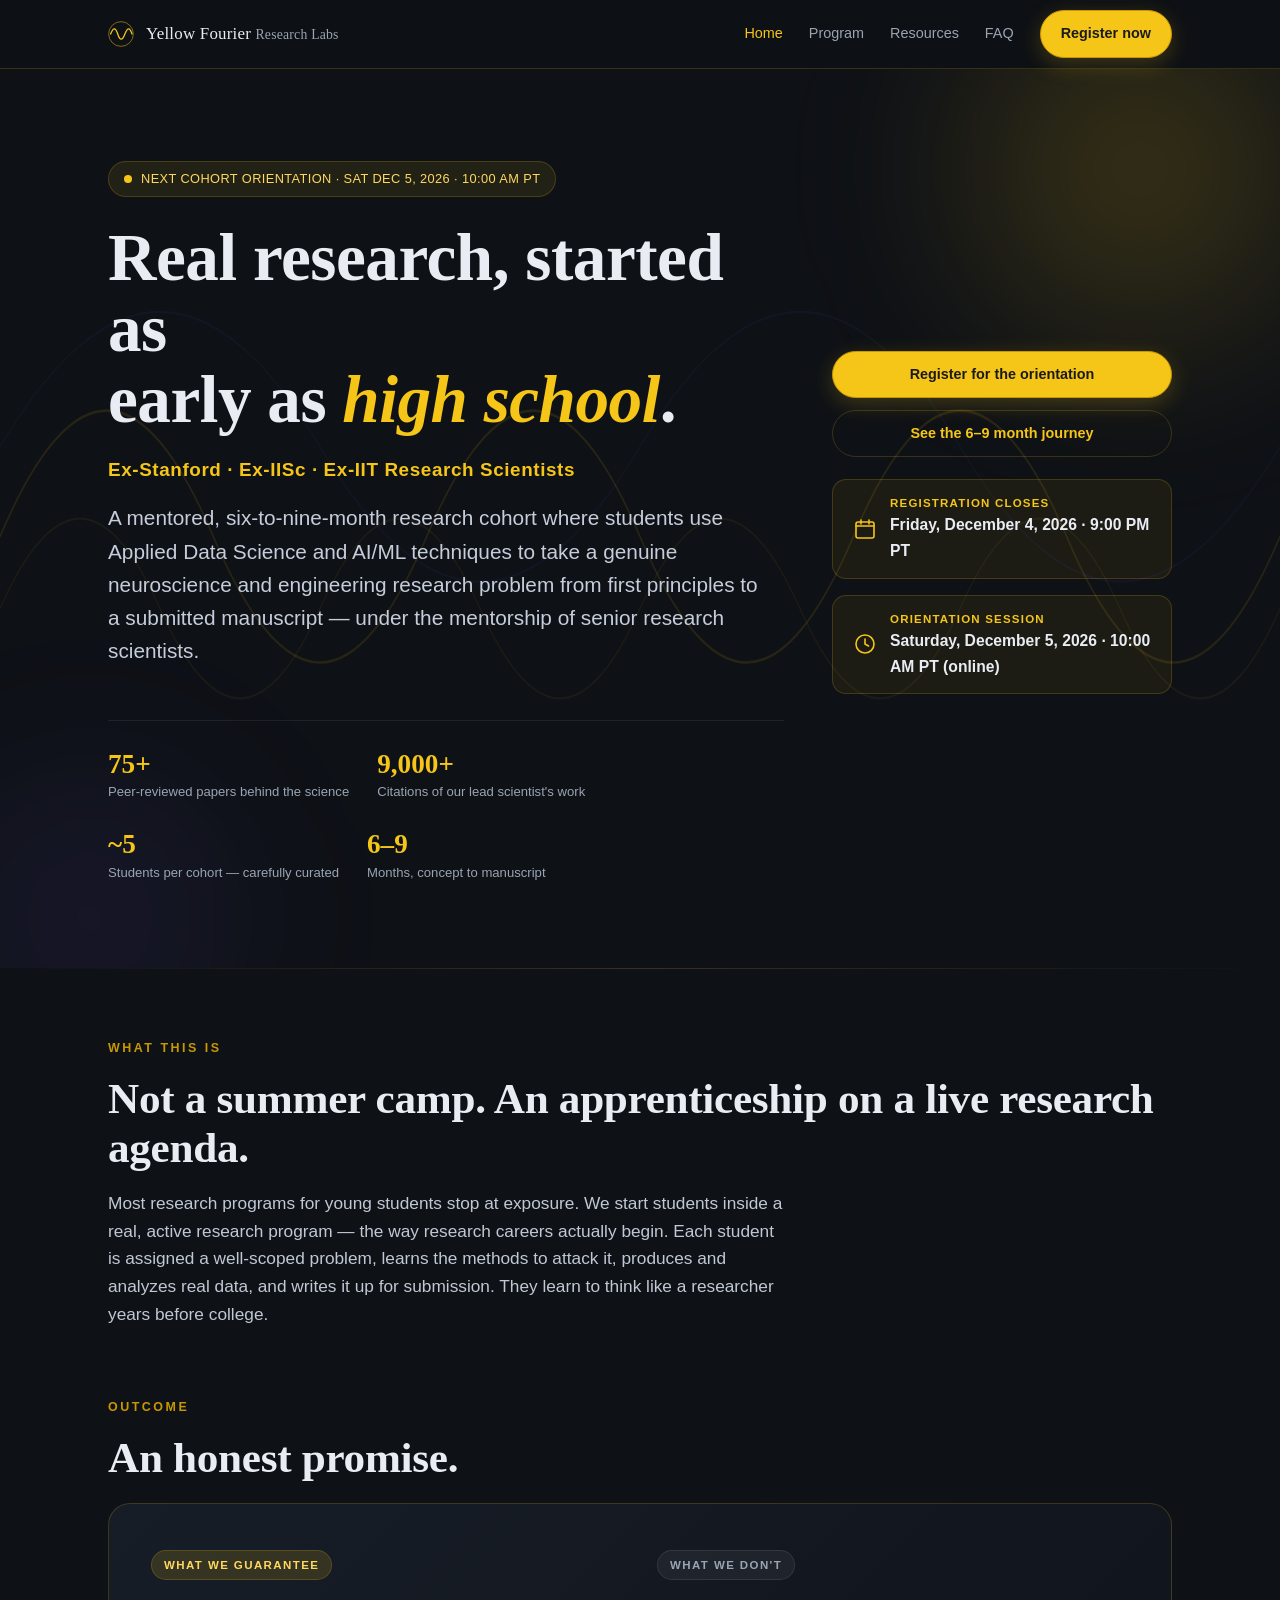
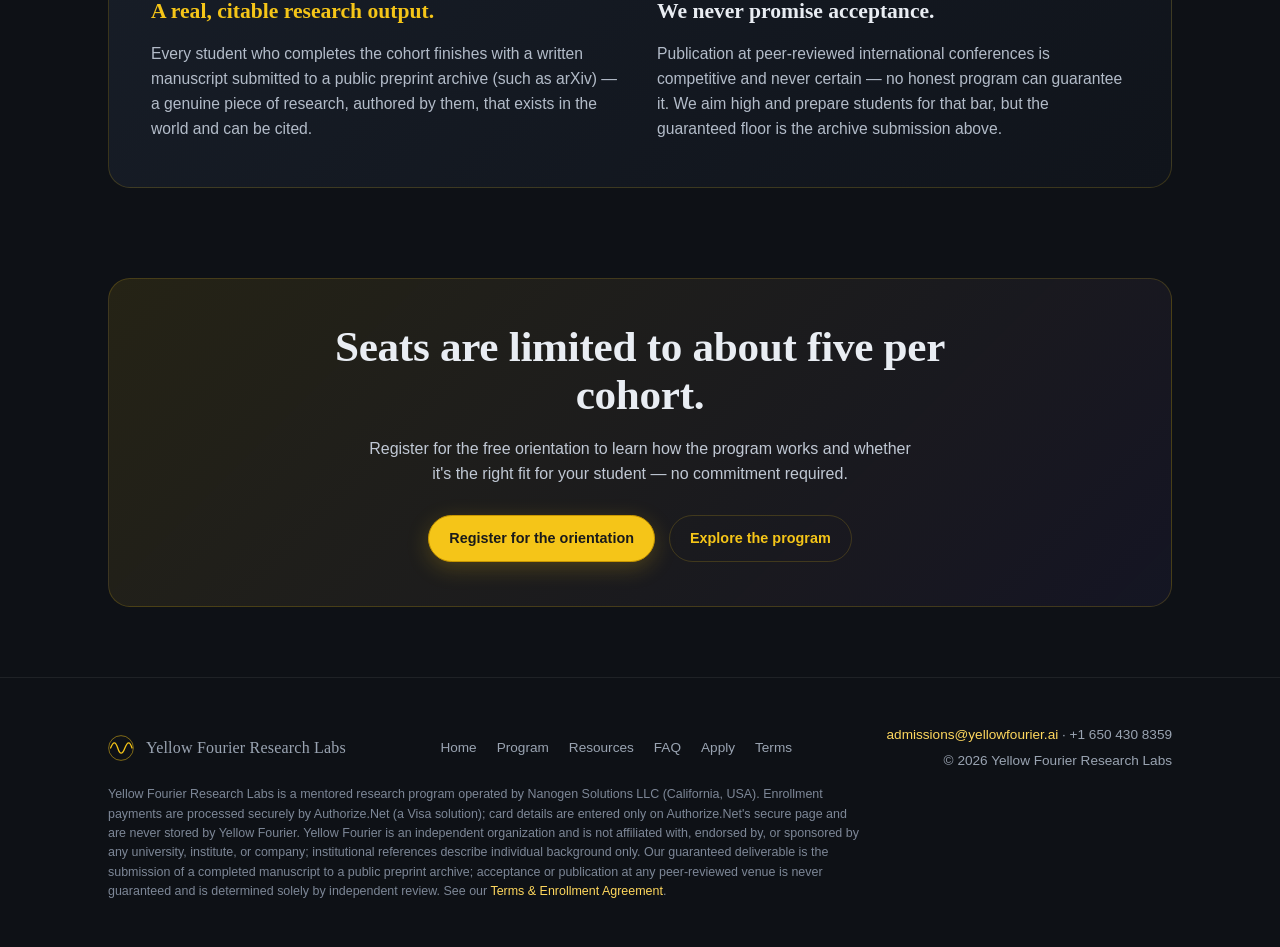
<file: index.html>
<!DOCTYPE html>
<html lang="en">
<head>
<meta charset="UTF-8">
<meta name="viewport" content="width=device-width, initial-scale=1.0">
<title>Yellow Fourier Research Labs — Real research. Started early.</title>
<meta name="description" content="A mentored 6–9 month research cohort where students take a real neuroscience and engineering problem from first principles to a submitted manuscript.">
<link rel="stylesheet" href="assets/styles.css">
</head>
<body>

<nav>
  <div class="wrap nav-in">
    <a class="brand" href="index.html">
      <svg class="dot" viewBox="0 0 40 40" fill="none"><circle cx="20" cy="20" r="19" stroke="#f5c518" stroke-width="1.5" opacity=".5"/><path d="M4 20 Q10 4 15 20 T26 20 T37 20" stroke="#f5c518" stroke-width="2" fill="none" stroke-linecap="round"/></svg>
      <span>Yellow&nbsp;Fourier <span style="color:var(--muted);font-size:.86rem">Research Labs</span></span>
    </a>
    <div class="nav-links">
      <a href="index.html" class="on">Home</a>
      <a href="program.html">Program</a>
      <a href="resources.html">Resources</a>
      <a href="faq.html">FAQ</a>
      <a href="apply.html" class="btn">Register now</a>
    </div>
  </div>
</nav>

<header>
  <div class="glow a"></div><div class="glow b"></div>
  <svg class="hero-wave" viewBox="0 0 1440 500" preserveAspectRatio="none" aria-hidden="true">
    <path d="M0 260 Q 120 120 240 260 T 480 260 T 720 260 T 960 260 T 1200 260 T 1440 260" stroke="rgba(245,197,24,.22)" stroke-width="1.5" fill="none"/>
    <path d="M0 300 Q 90 200 180 300 T 360 300 T 540 300 T 720 300 T 900 300 T 1080 300 T 1260 300 T 1440 300" stroke="rgba(245,197,24,.12)" stroke-width="1.2" fill="none"/>
    <path d="M0 210 Q 180 60 360 210 T 720 210 T 1080 210 T 1440 210" stroke="rgba(120,90,255,.12)" stroke-width="1.2" fill="none"/>
  </svg>
  <div class="wrap hero-in">
    <div class="hero-main">
      <div class="badge"><span class="pulse"></span> Next cohort orientation · Sat Dec 5, 2026 · 10:00 AM PT</div>
      <h1 class="serif">Real research, started as<br>early as <em>high school</em>.</h1>
      <div class="credline">Ex-Stanford · Ex-IISc · Ex-IIT Research Scientists</div>
      <p class="lede">A mentored, six-to-nine-month research cohort where students use Applied Data Science and AI/ML techniques to take a genuine neuroscience and engineering research problem from first principles to a submitted manuscript — under the mentorship of senior research scientists.</p>
      <div class="cred">
        <div><b>75+</b><span>Peer-reviewed papers behind the science</span></div>
        <div><b>9,000+</b><span>Citations of our lead scientist's work</span></div>
        <div><b>~5</b><span>Students per cohort — carefully curated</span></div>
        <div><b>6–9</b><span>Months, concept to manuscript</span></div>
      </div>
    </div>
    <aside class="hero-side">
      <div class="hero-cta">
        <a class="btn" href="apply.html">Register for the orientation</a>
        <a class="btn ghost" href="program.html">See the 6–9 month journey</a>
      </div>
      <div class="date-item">
        <svg viewBox="0 0 24 24" fill="none"><rect x="3" y="5" width="18" height="16" rx="2" stroke="#f5c518" stroke-width="1.6"/><path d="M3 9h18M8 3v4M16 3v4" stroke="#f5c518" stroke-width="1.6" stroke-linecap="round"/></svg>
        <div><b>Registration closes</b><span>Friday, December 4, 2026 · 9:00 PM PT</span></div>
      </div>
      <div class="date-item">
        <svg viewBox="0 0 24 24" fill="none"><circle cx="12" cy="12" r="9" stroke="#f5c518" stroke-width="1.6"/><path d="M12 7v5l3.5 2" stroke="#f5c518" stroke-width="1.6" stroke-linecap="round"/></svg>
        <div><b>Orientation session</b><span>Saturday, December 5, 2026 · 10:00 AM PT (online)</span></div>
      </div>
    </aside>
  </div>
</header>

<div class="divider"></div>

<section>
  <div class="wrap">
    <div class="eyebrow">What this is</div>
    <h2 class="serif">Not a summer camp. An apprenticeship on a live research agenda.</h2>
    <p class="section-lede">Most research programs for young students stop at exposure. We start students inside a real, active research program — the way research careers actually begin. Each student is assigned a well-scoped problem, learns the methods to attack it, produces and analyzes real data, and writes it up for submission. They learn to think like a researcher years before college.</p>
  </div>
</section>

<section style="padding-top:0">
  <div class="wrap">
    <div class="eyebrow">Outcome</div>
    <h2 class="serif">An honest promise.</h2>
    <div class="promise">
      <div class="grid">
        <div class="good">
          <span class="tag g">What we guarantee</span>
          <h3>A real, citable research output.</h3>
          <p>Every student who completes the cohort finishes with a written manuscript submitted to a public preprint archive (such as arXiv) — a genuine piece of research, authored by them, that exists in the world and can be cited.</p>
        </div>
        <div class="bad">
          <span class="tag n">What we don't</span>
          <h3>We never promise acceptance.</h3>
          <p>Publication at peer-reviewed international conferences is competitive and never certain — no honest program can guarantee it. We aim high and prepare students for that bar, but the guaranteed floor is the archive submission above.</p>
        </div>
      </div>
    </div>
  </div>
</section>

<section style="padding-top:0">
  <div class="wrap">
    <div class="cta-strip">
      <h2 class="serif">Seats are limited to about five per cohort.</h2>
      <p>Register for the free orientation to learn how the program works and whether it's the right fit for your student — no commitment required.</p>
      <div class="row">
        <a class="btn" href="apply.html">Register for the orientation</a>
        <a class="btn ghost" href="program.html">Explore the program</a>
      </div>
    </div>
  </div>
</section>

<footer>
  <div class="wrap">
    <div class="foot-in">
      <a class="brand" href="index.html" style="font-size:1rem">
        <svg class="dot" viewBox="0 0 40 40" fill="none"><circle cx="20" cy="20" r="19" stroke="#f5c518" stroke-width="1.5" opacity=".5"/><path d="M4 20 Q10 4 15 20 T26 20 T37 20" stroke="#f5c518" stroke-width="2" fill="none" stroke-linecap="round"/></svg>
        <span>Yellow Fourier Research Labs</span>
      </a>
      <div class="foot-links">
        <a href="index.html">Home</a>
        <a href="program.html">Program</a>
        <a href="resources.html">Resources</a>
        <a href="faq.html">FAQ</a>
        <a href="apply.html">Apply</a>
        <a href="terms.html">Terms</a>
      </div>
      <div style="text-align:right">
        <div><a href="mailto:admissions@yellowfourier.ai" style="color:var(--amber-2)">admissions@yellowfourier.ai</a> · +1 650 430 8359</div>
        <div style="margin-top:4px">© 2026 Yellow Fourier Research Labs</div>
      </div>
    </div>
    <p class="foot-legal">Yellow Fourier Research Labs is a mentored research program operated by Nanogen Solutions LLC (California, USA). Enrollment payments are processed securely by Authorize.Net (a Visa solution); card details are entered only on Authorize.Net's secure page and are never stored by Yellow Fourier. Yellow Fourier is an independent organization and is not affiliated with, endorsed by, or sponsored by any university, institute, or company; institutional references describe individual background only. Our guaranteed deliverable is the submission of a completed manuscript to a public preprint archive; acceptance or publication at any peer-reviewed venue is never guaranteed and is determined solely by independent review. See our <a href="terms.html" style="color:var(--amber-2)">Terms &amp; Enrollment Agreement</a>.</p>
  </div>
</footer>

<script>
/* Yellow Fourier Research Labs — shared site script (inlined). */
(function(){
  var form = document.getElementById('regForm');
  var note = document.getElementById('formNote');
  if(form){
    form.addEventListener('submit', function(e){
      e.preventDefault();
      if(!form.checkValidity()){ form.reportValidity(); return; }
      var v = function(id){ var el = document.getElementById(id); return el && el.value ? el.value.trim() : ''; };
      var lines = [
        'YELLOW FOURIER RESEARCH LABS — COHORT REGISTRATION','',
        '— Parent / guardian —',
        'Name: ' + v('pFirst') + ' ' + v('pLast'),
        'Email: ' + v('pEmail'),
        'Phone: ' + v('pPhone'),'',
        '— Student —',
        'Name: ' + v('sFirst') + ' ' + v('sLast'),
        'Grade: ' + v('grade'),
        'School: ' + v('school'),
        'County: ' + v('county'),
        'City/State/Country: ' + (v('location') || '(not provided)'),
        'Field of interest: ' + (v('field') || '(not provided)'),'',
        '— Prior research / technical experience —',
        (v('exp') || '(none provided)'),'',
        '— Anything else —',
        (v('notes') || '(none provided)'),'',
        'Registering for the orientation on Saturday, December 5, 2026 at 10:00 AM PT.'
      ];
      var subject = 'Cohort registration — ' + v('sFirst') + ' ' + v('sLast');
      var mailto = 'mailto:admissions@yellowfourier.ai?subject=' + encodeURIComponent(subject) + '&body=' + encodeURIComponent(lines.join('\n'));
      window.location.href = mailto;
      note.textContent = 'Your email app should now open with your registration pre-filled — just press send to admissions@yellowfourier.ai. If nothing opened, email us directly at admissions@yellowfourier.ai.';
      note.style.display = 'block';
      note.scrollIntoView({behavior:'smooth', block:'center'});
    });
  }

  var ACCESS_CODE = 'yfrl-cohort';
  var gate = document.getElementById('kbGate');
  var content = document.getElementById('kbContent');
  var passEl = document.getElementById('kbPass');
  var errEl = document.getElementById('kbErr');
  var btn = document.getElementById('kbBtn');
  var lockBtn = document.getElementById('kbLock');
  function tryUnlock(){
    var val = (passEl.value || '').trim();
    if(val.toLowerCase() === ACCESS_CODE.toLowerCase()){
      gate.style.display = 'none'; content.classList.add('open'); errEl.style.display = 'none';
    } else { errEl.style.display = 'block'; passEl.focus(); passEl.select(); }
  }
  if(btn){ btn.addEventListener('click', tryUnlock); }
  if(passEl){ passEl.addEventListener('keydown', function(e){ if(e.key === 'Enter'){ e.preventDefault(); tryUnlock(); } }); }
  if(lockBtn){ lockBtn.addEventListener('click', function(){ content.classList.remove('open'); gate.style.display = 'block'; passEl.value = ''; window.scrollTo({top:0, behavior:'smooth'}); }); }

  var faqs = document.querySelectorAll('.faq-item');
  faqs.forEach(function(d){ d.addEventListener('toggle', function(){ if(d.open){ faqs.forEach(function(o){ if(o !== d) o.open = false; }); } }); });
})();
</script>
</body>
</html>
</file>
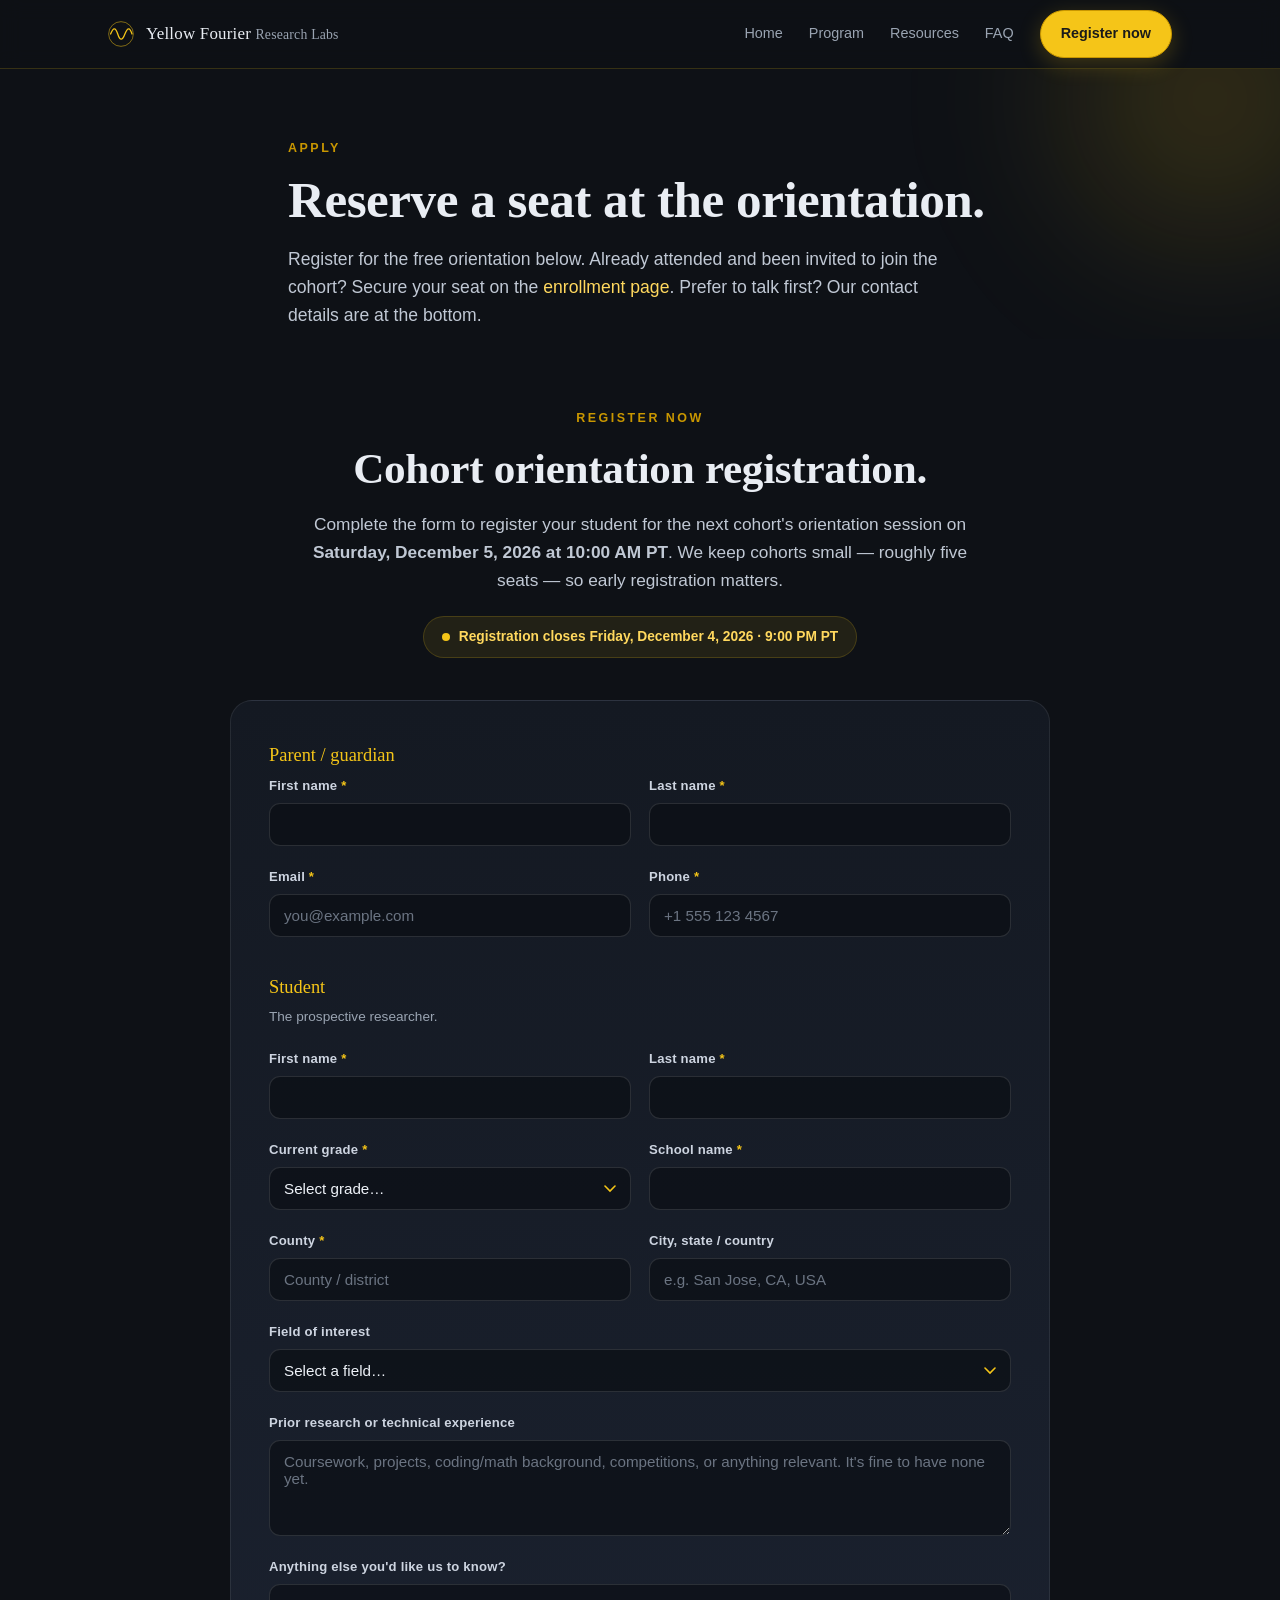
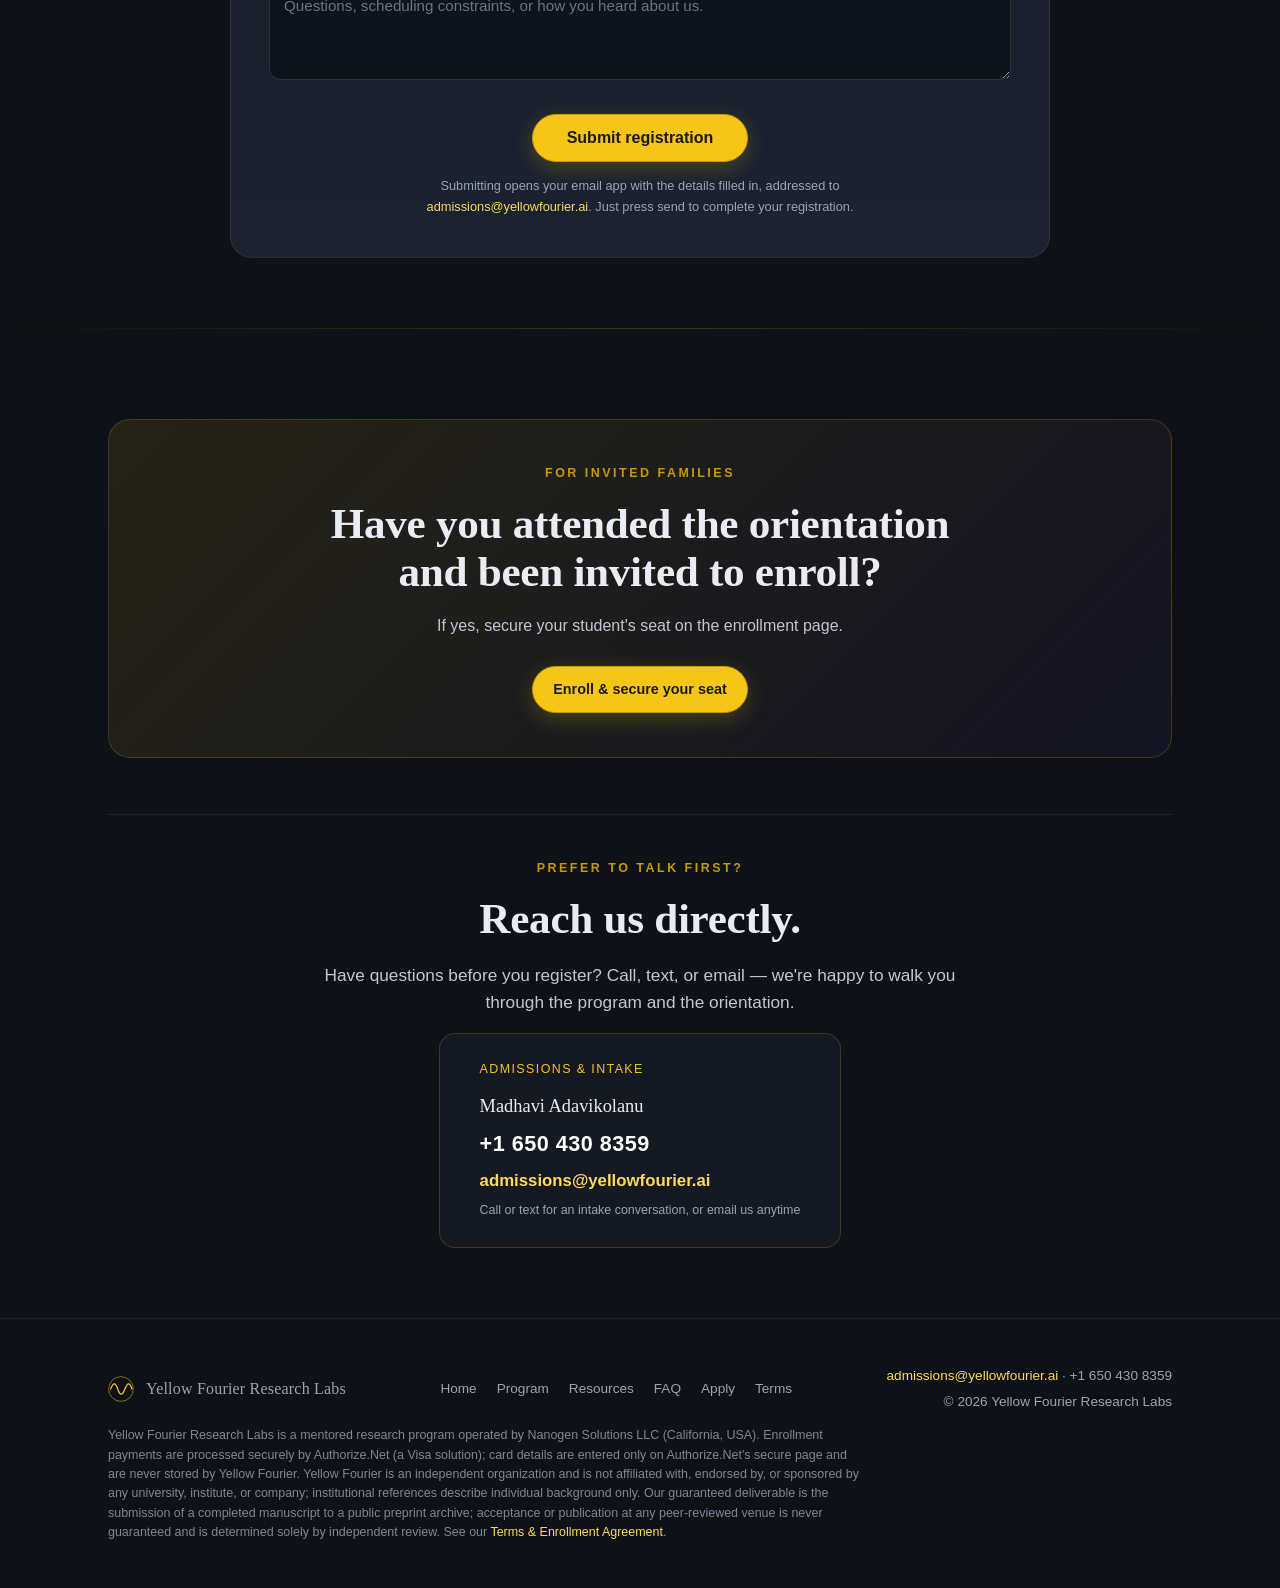
<file: apply.html>
<!DOCTYPE html>
<html lang="en">
<head>
<meta charset="UTF-8">
<meta name="viewport" content="width=device-width, initial-scale=1.0">
<title>Apply — Yellow Fourier Research Labs</title>
<meta name="description" content="Register for the free cohort orientation. Already attended and invited? Complete your enrollment. Contact us anytime with questions.">
<link rel="stylesheet" href="assets/styles.css">
</head>
<body>

<nav>
  <div class="wrap nav-in">
    <a class="brand" href="index.html">
      <svg class="dot" viewBox="0 0 40 40" fill="none"><circle cx="20" cy="20" r="19" stroke="#f5c518" stroke-width="1.5" opacity=".5"/><path d="M4 20 Q10 4 15 20 T26 20 T37 20" stroke="#f5c518" stroke-width="2" fill="none" stroke-linecap="round"/></svg>
      <span>Yellow&nbsp;Fourier <span style="color:var(--muted);font-size:.86rem">Research Labs</span></span>
    </a>
    <div class="nav-links">
      <a href="index.html">Home</a>
      <a href="program.html">Program</a>
      <a href="resources.html">Resources</a>
      <a href="faq.html">FAQ</a>
      <a href="apply.html" class="btn">Register now</a>
    </div>
  </div>
</nav>

<div class="page-hero">
  <div class="glow a"></div>
  <div class="wrap inner">
    <div class="eyebrow">Apply</div>
    <h1 class="serif">Reserve a seat at the orientation.</h1>
    <p>Register for the free orientation below. Already attended and been invited to join the cohort? Secure your seat on the <a href="https://enroll.yellowfourier.ai/enroll.html" style="color:var(--amber-2)">enrollment page</a>. Prefer to talk first? Our contact details are at the bottom.</p>
  </div>
</div>

<!-- REGISTER -->
<section id="register">
  <div class="wrap">
    <div class="reg-head">
      <div class="eyebrow">Register now</div>
      <h2 class="serif">Cohort orientation registration.</h2>
      <p class="section-lede">Complete the form to register your student for the next cohort's orientation session on <strong>Saturday, December 5, 2026 at 10:00 AM PT</strong>. We keep cohorts small — roughly five seats — so early registration matters.</p>
      <div class="reg-deadline"><span class="pulse"></span> Registration closes Friday, December 4, 2026 · 9:00 PM PT</div>
    </div>

    <form class="reg" id="regForm" novalidate>
      <div class="fieldset-title">Parent / guardian</div>
      <div class="grid2">
        <div class="field"><label for="pFirst">First name <span class="req">*</span></label><input id="pFirst" name="pFirst" type="text" required autocomplete="given-name"></div>
        <div class="field"><label for="pLast">Last name <span class="req">*</span></label><input id="pLast" name="pLast" type="text" required autocomplete="family-name"></div>
        <div class="field"><label for="pEmail">Email <span class="req">*</span></label><input id="pEmail" name="pEmail" type="email" required autocomplete="email" placeholder="you@example.com"></div>
        <div class="field"><label for="pPhone">Phone <span class="req">*</span></label><input id="pPhone" name="pPhone" type="tel" required autocomplete="tel" placeholder="+1 555 123 4567"></div>
      </div>

      <div class="fieldset-title mt">Student</div>
      <div class="fieldset-sub">The prospective researcher.</div>
      <div class="grid2">
        <div class="field"><label for="sFirst">First name <span class="req">*</span></label><input id="sFirst" name="sFirst" type="text" required></div>
        <div class="field"><label for="sLast">Last name <span class="req">*</span></label><input id="sLast" name="sLast" type="text" required></div>
        <div class="field"><label for="grade">Current grade <span class="req">*</span></label>
          <select id="grade" name="grade" required>
            <option value="" selected disabled>Select grade…</option>
            <option>Grade 8</option>
            <option>Grade 9</option>
            <option>Grade 10</option>
            <option>Grade 11</option>
            <option>Grade 12</option>
            <option>Undergraduate</option>
            <option>Other</option>
          </select>
        </div>
        <div class="field"><label for="school">School name <span class="req">*</span></label><input id="school" name="school" type="text" required></div>
        <div class="field"><label for="county">County <span class="req">*</span></label><input id="county" name="county" type="text" required placeholder="County / district"></div>
        <div class="field"><label for="location">City, state / country</label><input id="location" name="location" type="text" placeholder="e.g. San Jose, CA, USA"></div>
        <div class="field full"><label for="field">Field of interest</label>
          <select id="field" name="field">
            <option value="" selected disabled>Select a field…</option>
            <option>Computational Neuroscience</option>
            <option>Biomedical Engineering</option>
            <option>Electrical &amp; Power Systems</option>
            <option>Not sure yet</option>
          </select>
        </div>
        <div class="field full"><label for="exp">Prior research or technical experience</label><textarea id="exp" name="exp" placeholder="Coursework, projects, coding/math background, competitions, or anything relevant. It's fine to have none yet."></textarea></div>
        <div class="field full"><label for="notes">Anything else you'd like us to know?</label><textarea id="notes" name="notes" placeholder="Questions, scheduling constraints, or how you heard about us."></textarea></div>
      </div>

      <div class="reg-actions">
        <button type="submit" class="btn">Submit registration</button>
        <p class="reg-fineprint">Submitting opens your email app with the details filled in, addressed to <a href="mailto:admissions@yellowfourier.ai">admissions@yellowfourier.ai</a>. Just press send to complete your registration.</p>
      </div>
      <div class="form-note" id="formNote"></div>
    </form>
  </div>
</section>

<div class="divider"></div>


<!-- ENROLL / PAYMENT -->
<section id="enroll">
  <div class="wrap">
    <div class="cta-strip">
      <div class="eyebrow">For invited families</div>
      <h2 class="serif">Have you attended the orientation and been invited to enroll?</h2>
      <p>If yes, secure your student's seat on the enrollment page.</p>
      <div class="row"><a class="btn" href="https://enroll.yellowfourier.ai/enroll.html">Enroll &amp; secure your seat</a></div>
    </div>

    <!-- CONTACT -->
    <div class="contact-wrap">
      <div class="eyebrow">Prefer to talk first?</div>
      <h2 class="serif">Reach us directly.</h2>
      <p class="section-lede" style="margin-left:auto;margin-right:auto">Have questions before you register? Call, text, or email — we're happy to walk you through the program and the orientation.</p>
      <div class="contact-card">
        <div class="role">Admissions &amp; intake</div>
        <div class="who">Madhavi Adavikolanu</div>
        <div class="num">+1 650 430 8359</div>
        <a class="email" href="mailto:admissions@yellowfourier.ai">admissions@yellowfourier.ai</a>
        <div class="note">Call or text for an intake conversation, or email us anytime</div>
      </div>
    </div>
  </div>
</section>

<footer>
  <div class="wrap">
    <div class="foot-in">
      <a class="brand" href="index.html" style="font-size:1rem">
        <svg class="dot" viewBox="0 0 40 40" fill="none"><circle cx="20" cy="20" r="19" stroke="#f5c518" stroke-width="1.5" opacity=".5"/><path d="M4 20 Q10 4 15 20 T26 20 T37 20" stroke="#f5c518" stroke-width="2" fill="none" stroke-linecap="round"/></svg>
        <span>Yellow Fourier Research Labs</span>
      </a>
      <div class="foot-links">
        <a href="index.html">Home</a>
        <a href="program.html">Program</a>
        <a href="resources.html">Resources</a>
        <a href="faq.html">FAQ</a>
        <a href="apply.html">Apply</a>
        <a href="terms.html">Terms</a>
      </div>
      <div style="text-align:right">
        <div><a href="mailto:admissions@yellowfourier.ai" style="color:var(--amber-2)">admissions@yellowfourier.ai</a> · +1 650 430 8359</div>
        <div style="margin-top:4px">© 2026 Yellow Fourier Research Labs</div>
      </div>
    </div>
    <p class="foot-legal">Yellow Fourier Research Labs is a mentored research program operated by Nanogen Solutions LLC (California, USA). Enrollment payments are processed securely by Authorize.Net (a Visa solution); card details are entered only on Authorize.Net's secure page and are never stored by Yellow Fourier. Yellow Fourier is an independent organization and is not affiliated with, endorsed by, or sponsored by any university, institute, or company; institutional references describe individual background only. Our guaranteed deliverable is the submission of a completed manuscript to a public preprint archive; acceptance or publication at any peer-reviewed venue is never guaranteed and is determined solely by independent review. See our <a href="terms.html" style="color:var(--amber-2)">Terms &amp; Enrollment Agreement</a>.</p>
  </div>
</footer>

<script>
/* Yellow Fourier Research Labs — shared site script (inlined). */
(function(){
  var form = document.getElementById('regForm');
  var note = document.getElementById('formNote');
  if(form){
    form.addEventListener('submit', function(e){
      e.preventDefault();
      if(!form.checkValidity()){ form.reportValidity(); return; }
      var v = function(id){ var el = document.getElementById(id); return el && el.value ? el.value.trim() : ''; };
      var lines = [
        'YELLOW FOURIER RESEARCH LABS — COHORT REGISTRATION','',
        '— Parent / guardian —',
        'Name: ' + v('pFirst') + ' ' + v('pLast'),
        'Email: ' + v('pEmail'),
        'Phone: ' + v('pPhone'),'',
        '— Student —',
        'Name: ' + v('sFirst') + ' ' + v('sLast'),
        'Grade: ' + v('grade'),
        'School: ' + v('school'),
        'County: ' + v('county'),
        'City/State/Country: ' + (v('location') || '(not provided)'),
        'Field of interest: ' + (v('field') || '(not provided)'),'',
        '— Prior research / technical experience —',
        (v('exp') || '(none provided)'),'',
        '— Anything else —',
        (v('notes') || '(none provided)'),'',
        'Registering for the orientation on Saturday, December 5, 2026 at 10:00 AM PT.'
      ];
      var subject = 'Cohort registration — ' + v('sFirst') + ' ' + v('sLast');
      var mailto = 'mailto:admissions@yellowfourier.ai?subject=' + encodeURIComponent(subject) + '&body=' + encodeURIComponent(lines.join('\n'));
      window.location.href = mailto;
      note.textContent = 'Your email app should now open with your registration pre-filled — just press send to admissions@yellowfourier.ai. If nothing opened, email us directly at admissions@yellowfourier.ai.';
      note.style.display = 'block';
      note.scrollIntoView({behavior:'smooth', block:'center'});
    });
  }

  var ACCESS_CODE = 'yfrl-cohort';
  var gate = document.getElementById('kbGate');
  var content = document.getElementById('kbContent');
  var passEl = document.getElementById('kbPass');
  var errEl = document.getElementById('kbErr');
  var btn = document.getElementById('kbBtn');
  var lockBtn = document.getElementById('kbLock');
  function tryUnlock(){
    var val = (passEl.value || '').trim();
    if(val.toLowerCase() === ACCESS_CODE.toLowerCase()){
      gate.style.display = 'none'; content.classList.add('open'); errEl.style.display = 'none';
    } else { errEl.style.display = 'block'; passEl.focus(); passEl.select(); }
  }
  if(btn){ btn.addEventListener('click', tryUnlock); }
  if(passEl){ passEl.addEventListener('keydown', function(e){ if(e.key === 'Enter'){ e.preventDefault(); tryUnlock(); } }); }
  if(lockBtn){ lockBtn.addEventListener('click', function(){ content.classList.remove('open'); gate.style.display = 'block'; passEl.value = ''; window.scrollTo({top:0, behavior:'smooth'}); }); }

  var faqs = document.querySelectorAll('.faq-item');
  faqs.forEach(function(d){ d.addEventListener('toggle', function(){ if(d.open){ faqs.forEach(function(o){ if(o !== d) o.open = false; }); } }); });
})();
</script>
</body>
</html>
</file>
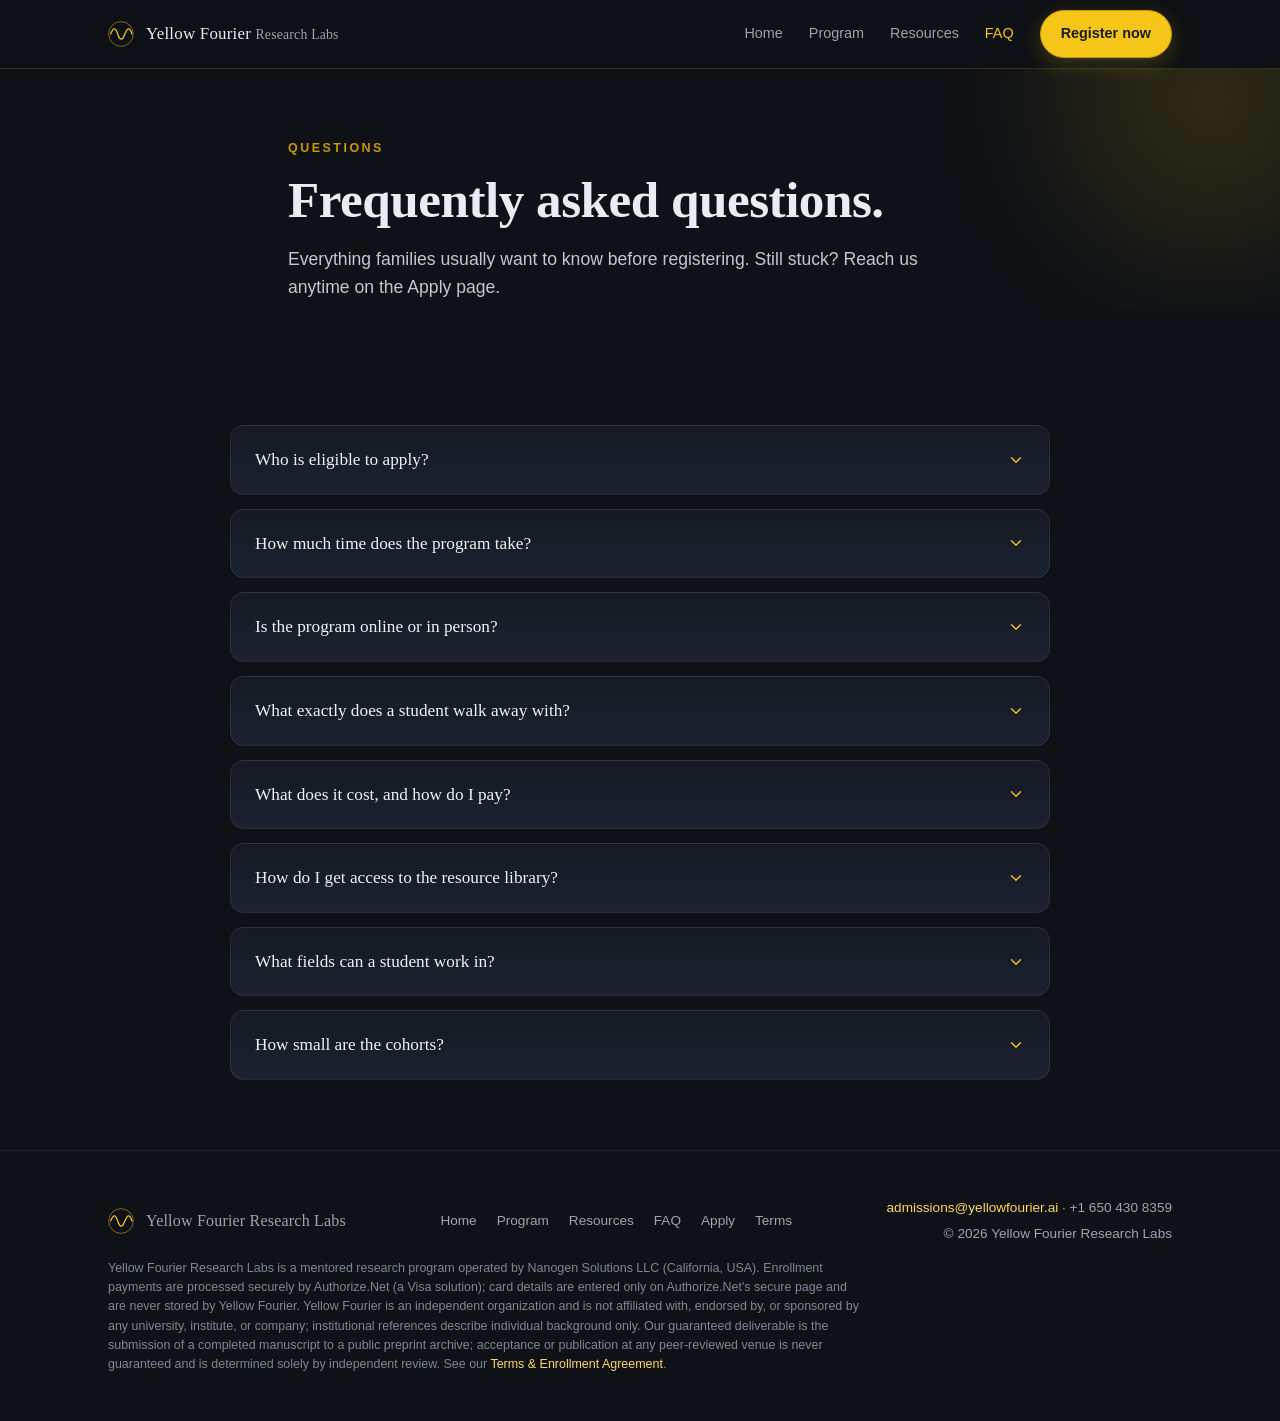
<file: faq.html>
<!DOCTYPE html>
<html lang="en">
<head>
<meta charset="UTF-8">
<meta name="viewport" content="width=device-width, initial-scale=1.0">
<title>FAQ — Yellow Fourier Research Labs</title>
<meta name="description" content="Answers to common questions about the Yellow Fourier research cohort — eligibility, time commitment, format, cost, resources, and outcomes.">
<link rel="stylesheet" href="assets/styles.css">
</head>
<body>

<nav>
  <div class="wrap nav-in">
    <a class="brand" href="index.html">
      <svg class="dot" viewBox="0 0 40 40" fill="none"><circle cx="20" cy="20" r="19" stroke="#f5c518" stroke-width="1.5" opacity=".5"/><path d="M4 20 Q10 4 15 20 T26 20 T37 20" stroke="#f5c518" stroke-width="2" fill="none" stroke-linecap="round"/></svg>
      <span>Yellow&nbsp;Fourier <span style="color:var(--muted);font-size:.86rem">Research Labs</span></span>
    </a>
    <div class="nav-links">
      <a href="index.html">Home</a>
      <a href="program.html">Program</a>
      <a href="resources.html">Resources</a>
      <a href="faq.html" class="on">FAQ</a>
      <a href="apply.html" class="btn">Register now</a>
    </div>
  </div>
</nav>

<div class="page-hero">
  <div class="glow a"></div>
  <div class="wrap inner">
    <div class="eyebrow">Questions</div>
    <h1 class="serif">Frequently asked questions.</h1>
    <p>Everything families usually want to know before registering. Still stuck? Reach us anytime on the Apply page.</p>
  </div>
</div>

<section>
  <div class="wrap">
    <div class="faq-list">

      <details class="faq-item">
        <summary>Who is eligible to apply?<svg class="chev" viewBox="0 0 24 24" fill="none"><path d="M6 9l6 6 6-6" stroke="#f5c518" stroke-width="1.8" stroke-linecap="round" stroke-linejoin="round"/></svg></summary>
        <div class="faq-body">Motivated students from roughly Grade 8 through undergraduate. There's no requirement to arrive with research experience — curiosity, commitment, and a willingness to learn the computational toolkit matter far more than prior credentials.</div>
      </details>

      <details class="faq-item">
        <summary>How much time does the program take?<svg class="chev" viewBox="0 0 24 24" fill="none"><path d="M6 9l6 6 6-6" stroke="#f5c518" stroke-width="1.8" stroke-linecap="round" stroke-linejoin="round"/></svg></summary>
        <div class="faq-body">Plan for about 10 hours per week across the 6–9 month cohort, including a weekly live online session with mentors and fellow researchers. This is real research, so the time commitment is real — but it's designed to fit alongside school.</div>
      </details>

      <details class="faq-item">
        <summary>Is the program online or in person?<svg class="chev" viewBox="0 0 24 24" fill="none"><path d="M6 9l6 6 6-6" stroke="#f5c518" stroke-width="1.8" stroke-linecap="round" stroke-linejoin="round"/></svg></summary>
        <div class="faq-body">Fully online. Weekly cohort discussions happen over video, mentorship is remote, and all training materials live in the members-only resource library. Students can participate from anywhere.</div>
      </details>

      <details class="faq-item">
        <summary>What exactly does a student walk away with?<svg class="chev" viewBox="0 0 24 24" fill="none"><path d="M6 9l6 6 6-6" stroke="#f5c518" stroke-width="1.8" stroke-linecap="round" stroke-linejoin="round"/></svg></summary>
        <div class="faq-body">A genuine, citable research manuscript authored by the student and submitted to a public preprint archive such as arXiv. We aim to prepare work to the standard of peer-reviewed venues, but — as our guarantee explains — we never promise acceptance, only the submitted, citable output.</div>
      </details>

      <details class="faq-item">
        <summary>What does it cost, and how do I pay?<svg class="chev" viewBox="0 0 24 24" fill="none"><path d="M6 9l6 6 6-6" stroke="#f5c518" stroke-width="1.8" stroke-linecap="round" stroke-linejoin="round"/></svg></summary>
        <div class="faq-body">Registration for the orientation is free. There is a cohort enrollment fee, payable once your student has attended the orientation and been invited to join — you'll see the amount when you proceed to payment. You can pay securely by credit card or e-check using the <strong>Pay now</strong> button on the <a href="apply.html">Apply page</a>, or by bank transfer (ACH) — just email us.</div>
      </details>

      <details class="faq-item">
        <summary>How do I get access to the resource library?<svg class="chev" viewBox="0 0 24 24" fill="none"><path d="M6 9l6 6 6-6" stroke="#f5c518" stroke-width="1.8" stroke-linecap="round" stroke-linejoin="round"/></svg></summary>
        <div class="faq-body">Enrolled students receive a cohort access code by email once enrollment is complete. Enter it on the <a href="resources.html">Resources page</a> to open the training videos, lecture notes, papers, prior research, and worked examples — all of which we expand every week.</div>
      </details>

      <details class="faq-item">
        <summary>What fields can a student work in?<svg class="chev" viewBox="0 0 24 24" fill="none"><path d="M6 9l6 6 6-6" stroke="#f5c518" stroke-width="1.8" stroke-linecap="round" stroke-linejoin="round"/></svg></summary>
        <div class="faq-body">Computational Neuroscience (our anchor field), Biomedical Engineering, and Electrical &amp; Power Systems. Not sure which fits? That's fine — say so on the registration form and we'll help match you to a well-scoped problem.</div>
      </details>

      <details class="faq-item">
        <summary>How small are the cohorts?<svg class="chev" viewBox="0 0 24 24" fill="none"><path d="M6 9l6 6 6-6" stroke="#f5c518" stroke-width="1.8" stroke-linecap="round" stroke-linejoin="round"/></svg></summary>
        <div class="faq-body">Roughly five students per cohort, deliberately. Small cohorts mean each student gets a genuinely mentored, well-scoped problem and direct attention from senior research scientists — which is why seats go quickly.</div>
      </details>

    </div>
  </div>
</section>

<footer>
  <div class="wrap">
    <div class="foot-in">
      <a class="brand" href="index.html" style="font-size:1rem">
        <svg class="dot" viewBox="0 0 40 40" fill="none"><circle cx="20" cy="20" r="19" stroke="#f5c518" stroke-width="1.5" opacity=".5"/><path d="M4 20 Q10 4 15 20 T26 20 T37 20" stroke="#f5c518" stroke-width="2" fill="none" stroke-linecap="round"/></svg>
        <span>Yellow Fourier Research Labs</span>
      </a>
      <div class="foot-links">
        <a href="index.html">Home</a>
        <a href="program.html">Program</a>
        <a href="resources.html">Resources</a>
        <a href="faq.html">FAQ</a>
        <a href="apply.html">Apply</a>
        <a href="terms.html">Terms</a>
      </div>
      <div style="text-align:right">
        <div><a href="mailto:admissions@yellowfourier.ai" style="color:var(--amber-2)">admissions@yellowfourier.ai</a> · +1 650 430 8359</div>
        <div style="margin-top:4px">© 2026 Yellow Fourier Research Labs</div>
      </div>
    </div>
    <p class="foot-legal">Yellow Fourier Research Labs is a mentored research program operated by Nanogen Solutions LLC (California, USA). Enrollment payments are processed securely by Authorize.Net (a Visa solution); card details are entered only on Authorize.Net's secure page and are never stored by Yellow Fourier. Yellow Fourier is an independent organization and is not affiliated with, endorsed by, or sponsored by any university, institute, or company; institutional references describe individual background only. Our guaranteed deliverable is the submission of a completed manuscript to a public preprint archive; acceptance or publication at any peer-reviewed venue is never guaranteed and is determined solely by independent review. See our <a href="terms.html" style="color:var(--amber-2)">Terms &amp; Enrollment Agreement</a>.</p>
  </div>
</footer>

<script>
/* Yellow Fourier Research Labs — shared site script (inlined). */
(function(){
  var form = document.getElementById('regForm');
  var note = document.getElementById('formNote');
  if(form){
    form.addEventListener('submit', function(e){
      e.preventDefault();
      if(!form.checkValidity()){ form.reportValidity(); return; }
      var v = function(id){ var el = document.getElementById(id); return el && el.value ? el.value.trim() : ''; };
      var lines = [
        'YELLOW FOURIER RESEARCH LABS — COHORT REGISTRATION','',
        '— Parent / guardian —',
        'Name: ' + v('pFirst') + ' ' + v('pLast'),
        'Email: ' + v('pEmail'),
        'Phone: ' + v('pPhone'),'',
        '— Student —',
        'Name: ' + v('sFirst') + ' ' + v('sLast'),
        'Grade: ' + v('grade'),
        'School: ' + v('school'),
        'County: ' + v('county'),
        'City/State/Country: ' + (v('location') || '(not provided)'),
        'Field of interest: ' + (v('field') || '(not provided)'),'',
        '— Prior research / technical experience —',
        (v('exp') || '(none provided)'),'',
        '— Anything else —',
        (v('notes') || '(none provided)'),'',
        'Registering for the orientation on Saturday, December 5, 2026 at 10:00 AM PT.'
      ];
      var subject = 'Cohort registration — ' + v('sFirst') + ' ' + v('sLast');
      var mailto = 'mailto:admissions@yellowfourier.ai?subject=' + encodeURIComponent(subject) + '&body=' + encodeURIComponent(lines.join('\n'));
      window.location.href = mailto;
      note.textContent = 'Your email app should now open with your registration pre-filled — just press send to admissions@yellowfourier.ai. If nothing opened, email us directly at admissions@yellowfourier.ai.';
      note.style.display = 'block';
      note.scrollIntoView({behavior:'smooth', block:'center'});
    });
  }

  var ACCESS_CODE = 'yfrl-cohort';
  var gate = document.getElementById('kbGate');
  var content = document.getElementById('kbContent');
  var passEl = document.getElementById('kbPass');
  var errEl = document.getElementById('kbErr');
  var btn = document.getElementById('kbBtn');
  var lockBtn = document.getElementById('kbLock');
  function tryUnlock(){
    var val = (passEl.value || '').trim();
    if(val.toLowerCase() === ACCESS_CODE.toLowerCase()){
      gate.style.display = 'none'; content.classList.add('open'); errEl.style.display = 'none';
    } else { errEl.style.display = 'block'; passEl.focus(); passEl.select(); }
  }
  if(btn){ btn.addEventListener('click', tryUnlock); }
  if(passEl){ passEl.addEventListener('keydown', function(e){ if(e.key === 'Enter'){ e.preventDefault(); tryUnlock(); } }); }
  if(lockBtn){ lockBtn.addEventListener('click', function(){ content.classList.remove('open'); gate.style.display = 'block'; passEl.value = ''; window.scrollTo({top:0, behavior:'smooth'}); }); }

  var faqs = document.querySelectorAll('.faq-item');
  faqs.forEach(function(d){ d.addEventListener('toggle', function(){ if(d.open){ faqs.forEach(function(o){ if(o !== d) o.open = false; }); } }); });
})();
</script>
</body>
</html>
</file>
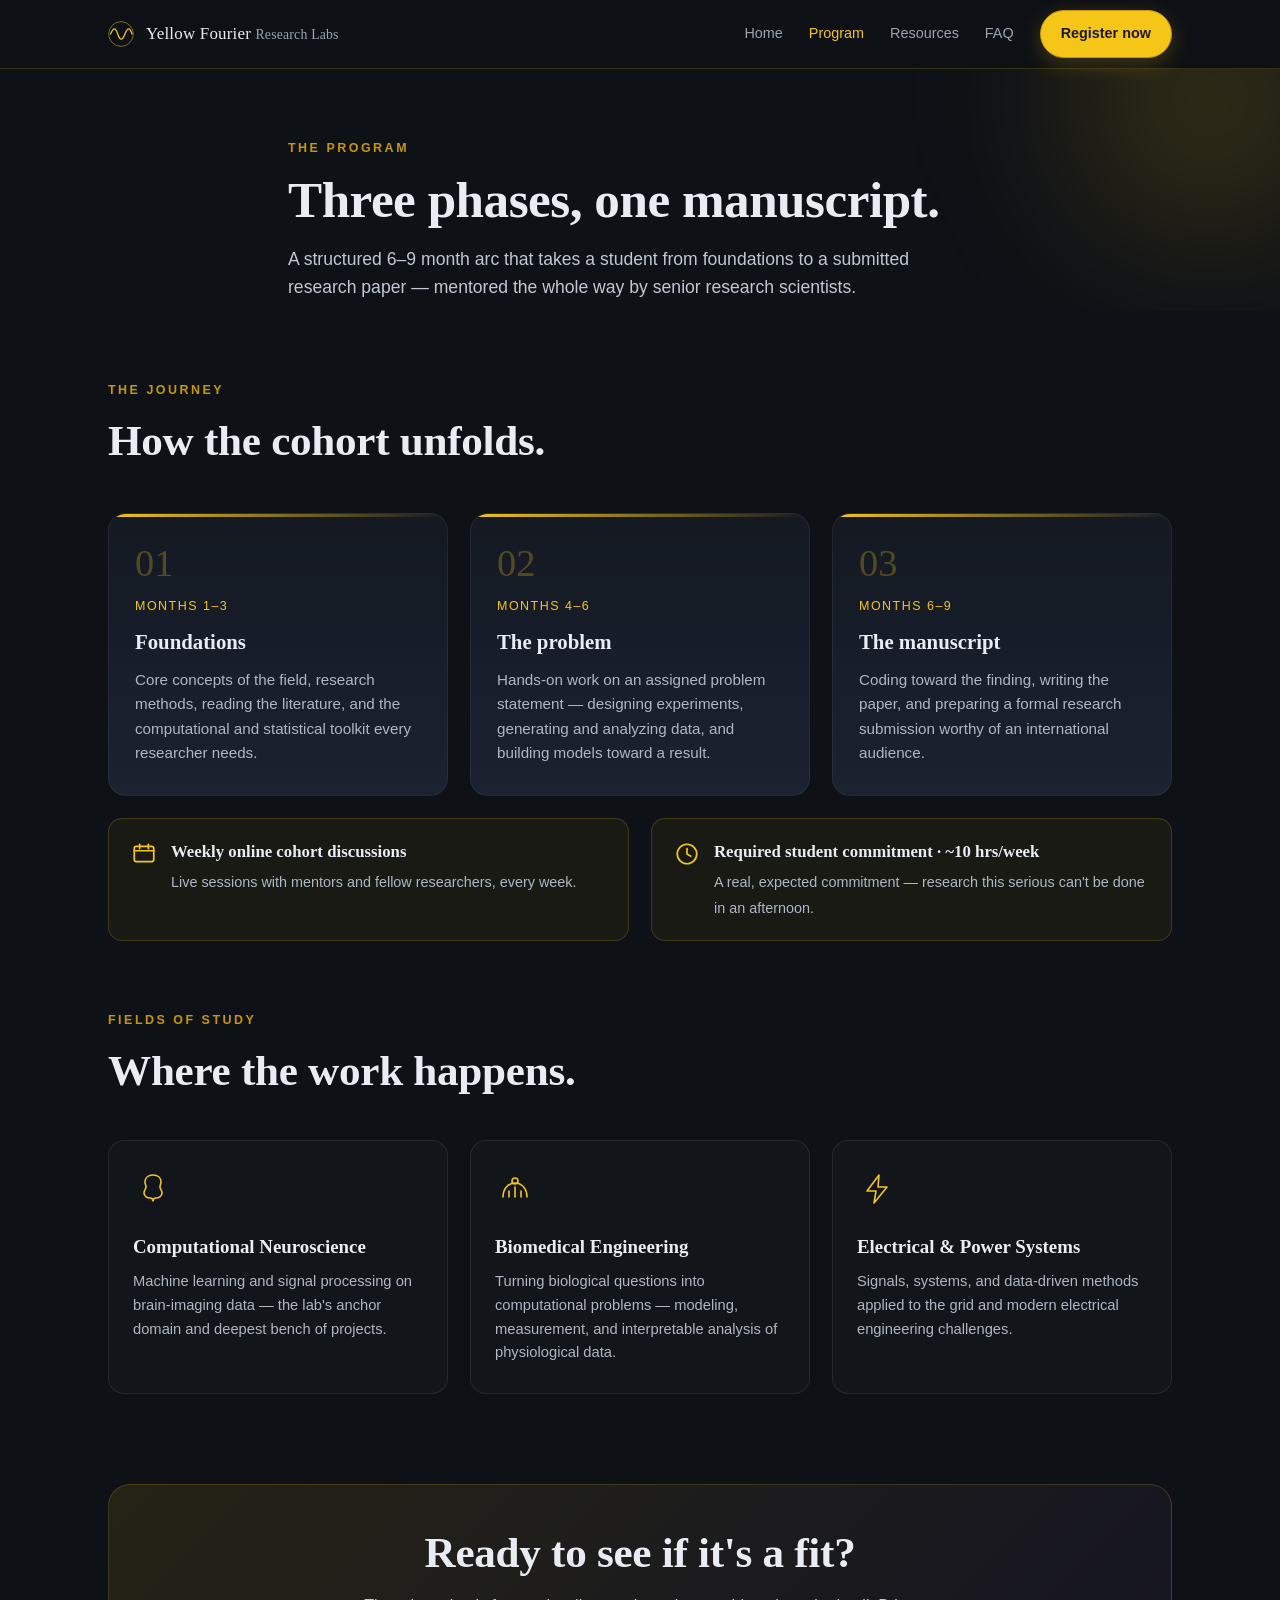
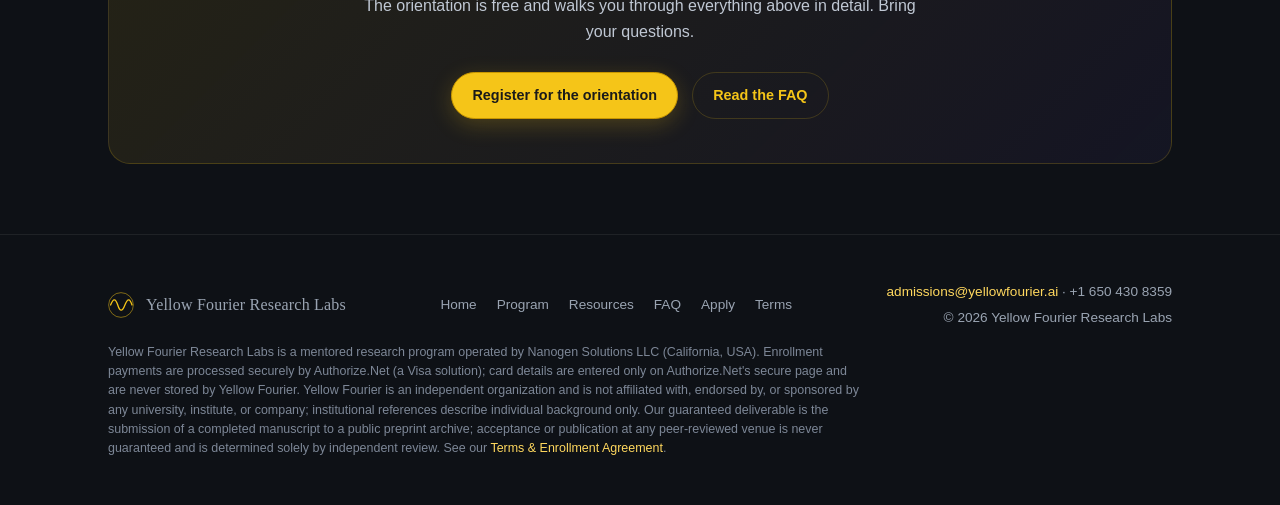
<file: program.html>
<!DOCTYPE html>
<html lang="en">
<head>
<meta charset="UTF-8">
<meta name="viewport" content="width=device-width, initial-scale=1.0">
<title>Program — Yellow Fourier Research Labs</title>
<meta name="description" content="A structured 6–9 month research arc: foundations, an assigned problem, and a submitted manuscript — across computational neuroscience, biomedical engineering, and electrical & power systems.">
<link rel="stylesheet" href="assets/styles.css">
</head>
<body>

<nav>
  <div class="wrap nav-in">
    <a class="brand" href="index.html">
      <svg class="dot" viewBox="0 0 40 40" fill="none"><circle cx="20" cy="20" r="19" stroke="#f5c518" stroke-width="1.5" opacity=".5"/><path d="M4 20 Q10 4 15 20 T26 20 T37 20" stroke="#f5c518" stroke-width="2" fill="none" stroke-linecap="round"/></svg>
      <span>Yellow&nbsp;Fourier <span style="color:var(--muted);font-size:.86rem">Research Labs</span></span>
    </a>
    <div class="nav-links">
      <a href="index.html">Home</a>
      <a href="program.html" class="on">Program</a>
      <a href="resources.html">Resources</a>
      <a href="faq.html">FAQ</a>
      <a href="apply.html" class="btn">Register now</a>
    </div>
  </div>
</nav>

<div class="page-hero">
  <div class="glow a"></div>
  <div class="wrap inner">
    <div class="eyebrow">The program</div>
    <h1 class="serif">Three phases, one manuscript.</h1>
    <p>A structured 6–9 month arc that takes a student from foundations to a submitted research paper — mentored the whole way by senior research scientists.</p>
  </div>
</div>

<section id="journey">
  <div class="wrap">
    <div class="eyebrow">The journey</div>
    <h2 class="serif">How the cohort unfolds.</h2>
    <div class="phases">
      <div class="phase">
        <div class="no">01</div>
        <div class="mo">Months 1–3</div>
        <h3>Foundations</h3>
        <p>Core concepts of the field, research methods, reading the literature, and the computational and statistical toolkit every researcher needs.</p>
      </div>
      <div class="phase">
        <div class="no">02</div>
        <div class="mo">Months 4–6</div>
        <h3>The problem</h3>
        <p>Hands-on work on an assigned problem statement — designing experiments, generating and analyzing data, and building models toward a result.</p>
      </div>
      <div class="phase">
        <div class="no">03</div>
        <div class="mo">Months 6–9</div>
        <h3>The manuscript</h3>
        <p>Coding toward the finding, writing the paper, and preparing a formal research submission worthy of an international audience.</p>
      </div>
    </div>
    <div class="format">
      <div class="fmt"><svg viewBox="0 0 24 24" fill="none"><rect x="3" y="5" width="18" height="14" rx="2" stroke="#f5c518" stroke-width="1.6"/><path d="M3 9h18M8 3v4M16 3v4" stroke="#f5c518" stroke-width="1.6" stroke-linecap="round"/></svg><div><b>Weekly online cohort discussions</b><span>Live sessions with mentors and fellow researchers, every week.</span></div></div>
      <div class="fmt"><svg viewBox="0 0 24 24" fill="none"><circle cx="12" cy="12" r="9" stroke="#f5c518" stroke-width="1.6"/><path d="M12 7v5l3.5 2" stroke="#f5c518" stroke-width="1.6" stroke-linecap="round"/></svg><div><b>Required student commitment · ~10 hrs/week</b><span>A real, expected commitment — research this serious can't be done in an afternoon.</span></div></div>
    </div>
  </div>
</section>

<section id="domains" style="padding-top:0">
  <div class="wrap">
    <div class="eyebrow">Fields of study</div>
    <h2 class="serif">Where the work happens.</h2>
    <div class="domains">
      <div class="dom">
        <svg class="ic" viewBox="0 0 40 40" fill="none"><path d="M20 6c-5 0-8 3-8 7 0 2 1 3 1 5s-2 3-2 6 3 5 6 5c2 0 3 1 3 3M20 6c5 0 8 3 8 7 0 2-1 3-1 5s2 3 2 6-3 5-6 5c-2 0-3 1-3 3" stroke="#f5c518" stroke-width="1.6" stroke-linecap="round"/></svg>
        <h3>Computational Neuroscience</h3>
        <p>Machine learning and signal processing on brain-imaging data — the lab's anchor domain and deepest bench of projects.</p>
      </div>
      <div class="dom">
        <svg class="ic" viewBox="0 0 40 40" fill="none"><path d="M8 28c0-8 5-14 12-14s12 6 12 14M14 28V22M20 28V18M26 28V22" stroke="#f5c518" stroke-width="1.6" stroke-linecap="round"/><circle cx="20" cy="12" r="3" stroke="#f5c518" stroke-width="1.6"/></svg>
        <h3>Biomedical Engineering</h3>
        <p>Turning biological questions into computational problems — modeling, measurement, and interpretable analysis of physiological data.</p>
      </div>
      <div class="dom">
        <svg class="ic" viewBox="0 0 40 40" fill="none"><path d="M22 6 10 22h9l-2 12 13-16h-9l1-12z" stroke="#f5c518" stroke-width="1.6" stroke-linejoin="round"/></svg>
        <h3>Electrical &amp; Power Systems</h3>
        <p>Signals, systems, and data-driven methods applied to the grid and modern electrical engineering challenges.</p>
      </div>
    </div>
  </div>
</section>

<section style="padding-top:0">
  <div class="wrap">
    <div class="cta-strip">
      <h2 class="serif">Ready to see if it's a fit?</h2>
      <p>The orientation is free and walks you through everything above in detail. Bring your questions.</p>
      <div class="row">
        <a class="btn" href="apply.html">Register for the orientation</a>
        <a class="btn ghost" href="faq.html">Read the FAQ</a>
      </div>
    </div>
  </div>
</section>

<footer>
  <div class="wrap">
    <div class="foot-in">
      <a class="brand" href="index.html" style="font-size:1rem">
        <svg class="dot" viewBox="0 0 40 40" fill="none"><circle cx="20" cy="20" r="19" stroke="#f5c518" stroke-width="1.5" opacity=".5"/><path d="M4 20 Q10 4 15 20 T26 20 T37 20" stroke="#f5c518" stroke-width="2" fill="none" stroke-linecap="round"/></svg>
        <span>Yellow Fourier Research Labs</span>
      </a>
      <div class="foot-links">
        <a href="index.html">Home</a>
        <a href="program.html">Program</a>
        <a href="resources.html">Resources</a>
        <a href="faq.html">FAQ</a>
        <a href="apply.html">Apply</a>
        <a href="terms.html">Terms</a>
      </div>
      <div style="text-align:right">
        <div><a href="mailto:admissions@yellowfourier.ai" style="color:var(--amber-2)">admissions@yellowfourier.ai</a> · +1 650 430 8359</div>
        <div style="margin-top:4px">© 2026 Yellow Fourier Research Labs</div>
      </div>
    </div>
    <p class="foot-legal">Yellow Fourier Research Labs is a mentored research program operated by Nanogen Solutions LLC (California, USA). Enrollment payments are processed securely by Authorize.Net (a Visa solution); card details are entered only on Authorize.Net's secure page and are never stored by Yellow Fourier. Yellow Fourier is an independent organization and is not affiliated with, endorsed by, or sponsored by any university, institute, or company; institutional references describe individual background only. Our guaranteed deliverable is the submission of a completed manuscript to a public preprint archive; acceptance or publication at any peer-reviewed venue is never guaranteed and is determined solely by independent review. See our <a href="terms.html" style="color:var(--amber-2)">Terms &amp; Enrollment Agreement</a>.</p>
  </div>
</footer>

<script>
/* Yellow Fourier Research Labs — shared site script (inlined). */
(function(){
  var form = document.getElementById('regForm');
  var note = document.getElementById('formNote');
  if(form){
    form.addEventListener('submit', function(e){
      e.preventDefault();
      if(!form.checkValidity()){ form.reportValidity(); return; }
      var v = function(id){ var el = document.getElementById(id); return el && el.value ? el.value.trim() : ''; };
      var lines = [
        'YELLOW FOURIER RESEARCH LABS — COHORT REGISTRATION','',
        '— Parent / guardian —',
        'Name: ' + v('pFirst') + ' ' + v('pLast'),
        'Email: ' + v('pEmail'),
        'Phone: ' + v('pPhone'),'',
        '— Student —',
        'Name: ' + v('sFirst') + ' ' + v('sLast'),
        'Grade: ' + v('grade'),
        'School: ' + v('school'),
        'County: ' + v('county'),
        'City/State/Country: ' + (v('location') || '(not provided)'),
        'Field of interest: ' + (v('field') || '(not provided)'),'',
        '— Prior research / technical experience —',
        (v('exp') || '(none provided)'),'',
        '— Anything else —',
        (v('notes') || '(none provided)'),'',
        'Registering for the orientation on Saturday, December 5, 2026 at 10:00 AM PT.'
      ];
      var subject = 'Cohort registration — ' + v('sFirst') + ' ' + v('sLast');
      var mailto = 'mailto:admissions@yellowfourier.ai?subject=' + encodeURIComponent(subject) + '&body=' + encodeURIComponent(lines.join('\n'));
      window.location.href = mailto;
      note.textContent = 'Your email app should now open with your registration pre-filled — just press send to admissions@yellowfourier.ai. If nothing opened, email us directly at admissions@yellowfourier.ai.';
      note.style.display = 'block';
      note.scrollIntoView({behavior:'smooth', block:'center'});
    });
  }

  var ACCESS_CODE = 'yfrl-cohort';
  var gate = document.getElementById('kbGate');
  var content = document.getElementById('kbContent');
  var passEl = document.getElementById('kbPass');
  var errEl = document.getElementById('kbErr');
  var btn = document.getElementById('kbBtn');
  var lockBtn = document.getElementById('kbLock');
  function tryUnlock(){
    var val = (passEl.value || '').trim();
    if(val.toLowerCase() === ACCESS_CODE.toLowerCase()){
      gate.style.display = 'none'; content.classList.add('open'); errEl.style.display = 'none';
    } else { errEl.style.display = 'block'; passEl.focus(); passEl.select(); }
  }
  if(btn){ btn.addEventListener('click', tryUnlock); }
  if(passEl){ passEl.addEventListener('keydown', function(e){ if(e.key === 'Enter'){ e.preventDefault(); tryUnlock(); } }); }
  if(lockBtn){ lockBtn.addEventListener('click', function(){ content.classList.remove('open'); gate.style.display = 'block'; passEl.value = ''; window.scrollTo({top:0, behavior:'smooth'}); }); }

  var faqs = document.querySelectorAll('.faq-item');
  faqs.forEach(function(d){ d.addEventListener('toggle', function(){ if(d.open){ faqs.forEach(function(o){ if(o !== d) o.open = false; }); } }); });
})();
</script>
</body>
</html>
</file>
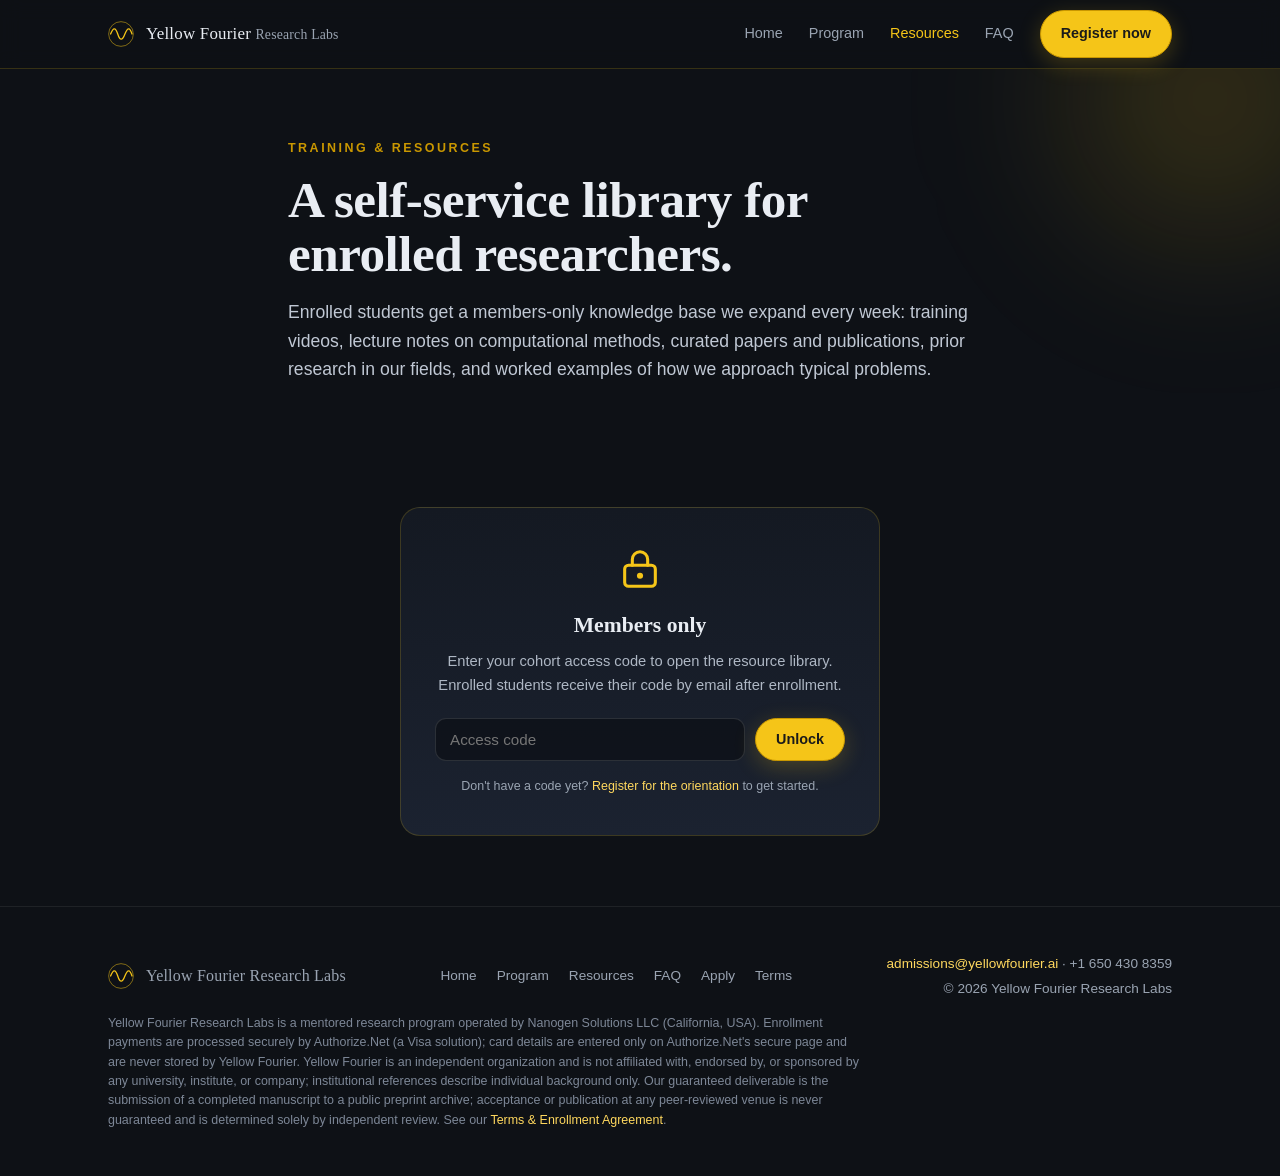
<file: resources.html>
<!DOCTYPE html>
<html lang="en">
<head>
<meta charset="UTF-8">
<meta name="viewport" content="width=device-width, initial-scale=1.0">
<title>Resources — Yellow Fourier Research Labs</title>
<meta name="description" content="A members-only, self-service knowledge base for enrolled researchers: training videos, lecture notes, papers, prior research, and worked examples — expanded every week.">
<link rel="stylesheet" href="assets/styles.css">
</head>
<body>

<nav>
  <div class="wrap nav-in">
    <a class="brand" href="index.html">
      <svg class="dot" viewBox="0 0 40 40" fill="none"><circle cx="20" cy="20" r="19" stroke="#f5c518" stroke-width="1.5" opacity=".5"/><path d="M4 20 Q10 4 15 20 T26 20 T37 20" stroke="#f5c518" stroke-width="2" fill="none" stroke-linecap="round"/></svg>
      <span>Yellow&nbsp;Fourier <span style="color:var(--muted);font-size:.86rem">Research Labs</span></span>
    </a>
    <div class="nav-links">
      <a href="index.html">Home</a>
      <a href="program.html">Program</a>
      <a href="resources.html" class="on">Resources</a>
      <a href="faq.html">FAQ</a>
      <a href="apply.html" class="btn">Register now</a>
    </div>
  </div>
</nav>

<div class="page-hero">
  <div class="glow a"></div>
  <div class="wrap inner">
    <div class="eyebrow">Training &amp; resources</div>
    <h1 class="serif">A self-service library for enrolled researchers.</h1>
    <p>Enrolled students get a members-only knowledge base we expand every week: training videos, lecture notes on computational methods, curated papers and publications, prior research in our fields, and worked examples of how we approach typical problems.</p>
  </div>
</div>

<section>
  <div class="wrap">
    <!-- GATE -->
    <div class="kb-gate" id="kbGate">
      <svg class="lockic" viewBox="0 0 24 24" fill="none"><rect x="4" y="10" width="16" height="11" rx="2" stroke="#f5c518" stroke-width="1.6"/><path d="M8 10V7a4 4 0 0 1 8 0v3" stroke="#f5c518" stroke-width="1.6" stroke-linecap="round"/><circle cx="12" cy="15.5" r="1.6" fill="#f5c518"/></svg>
      <h3>Members only</h3>
      <p>Enter your cohort access code to open the resource library. Enrolled students receive their code by email after enrollment.</p>
      <div class="gate-row">
        <input id="kbPass" type="password" placeholder="Access code" autocomplete="off" aria-label="Access code">
        <button class="btn" id="kbBtn" type="button">Unlock</button>
      </div>
      <div class="gate-err" id="kbErr">That code doesn't match. Check your enrollment email or contact admissions.</div>
      <div class="gate-hint">Don't have a code yet? <a href="apply.html" style="color:var(--amber-2)">Register for the orientation</a> to get started.</div>
    </div>

    <!-- CONTENT -->
    <div class="kb-content" id="kbContent">
      <div class="kb-bar">
        <div class="who">Welcome back — you're viewing the <b>member resource library</b>. New material is added weekly.</div>
        <button type="button" id="kbLock">Lock library</button>
      </div>

      <div class="kb-grid">

        <div class="kb-card">
          <div class="kbhead"><svg viewBox="0 0 24 24" fill="none"><path d="M5 4h9l5 5v11a1 1 0 0 1-1 1H5a1 1 0 0 1-1-1V5a1 1 0 0 1 1-1z" stroke="#f5c518" stroke-width="1.6" stroke-linejoin="round"/><path d="M14 4v5h5M8 13h8M8 17h6" stroke="#f5c518" stroke-width="1.6" stroke-linecap="round"/></svg><h3>Papers &amp; Publications</h3></div>
          <div class="kbsub">Curated primary literature, updated as new work lands.</div>
          <ul class="kb-list">
            <li><a href="#"><span>Foundational review: ML on neuroimaging data<span class="kb-badge">sample</span></span><span class="meta">Review</span></a></li>
            <li><a href="#"><span>Signal processing for physiological time series</span><span class="meta">Paper</span></a></li>
            <li><a href="#"><span>Reading list — start here (annotated)</span><span class="meta">List</span></a></li>
          </ul>
        </div>

        <div class="kb-card">
          <div class="kbhead"><svg viewBox="0 0 24 24" fill="none"><path d="M4 5h16v11H4z" stroke="#f5c518" stroke-width="1.6"/><path d="M8 20h8M12 16v4" stroke="#f5c518" stroke-width="1.6" stroke-linecap="round"/><path d="M7 9h6M7 12h9" stroke="#f5c518" stroke-width="1.4" stroke-linecap="round"/></svg><h3>Lecture Notes — Computational Methods</h3></div>
          <div class="kbsub">The toolkit, explained from first principles.</div>
          <ul class="kb-list">
            <li><a href="#"><span>Linear algebra &amp; the Fourier toolkit<span class="kb-badge">sample</span></span><span class="meta">Notes</span></a></li>
            <li><a href="#"><span>Statistics &amp; hypothesis testing for research</span><span class="meta">Notes</span></a></li>
            <li><a href="#"><span>Intro to ML: from regression to neural nets</span><span class="meta">Notes</span></a></li>
          </ul>
        </div>

        <div class="kb-card">
          <div class="kbhead"><svg viewBox="0 0 24 24" fill="none"><path d="M12 4v16M4 8l8-4 8 4-8 4-8-4z" stroke="#f5c518" stroke-width="1.6" stroke-linejoin="round"/><path d="M6 11v4c0 1.5 2.7 3 6 3s6-1.5 6-3v-4" stroke="#f5c518" stroke-width="1.6"/></svg><h3>Prior Research in These Areas</h3></div>
          <div class="kbsub">Where the field stands — context for your problem.</div>
          <ul class="kb-list">
            <li><a href="#"><span>Past cohort projects &amp; outcomes<span class="kb-badge">sample</span></span><span class="meta">Archive</span></a></li>
            <li><a href="#"><span>Open problems in computational neuroscience</span><span class="meta">Survey</span></a></li>
            <li><a href="#"><span>Datasets we work with (and how to access)</span><span class="meta">Guide</span></a></li>
          </ul>
        </div>

        <div class="kb-card">
          <div class="kbhead"><svg viewBox="0 0 24 24" fill="none"><path d="M9 6H5v4M15 18h4v-4" stroke="#f5c518" stroke-width="1.6" stroke-linecap="round"/><path d="M5 6l6 6M19 18l-6-6" stroke="#f5c518" stroke-width="1.6" stroke-linecap="round"/><circle cx="12" cy="12" r="2" stroke="#f5c518" stroke-width="1.6"/></svg><h3>Worked Examples</h3></div>
          <div class="kbsub">How a typical problem is actually approached, end to end.</div>
          <ul class="kb-list">
            <li><a href="#"><span>From problem statement to experiment design<span class="kb-badge">sample</span></span><span class="meta">Walkthrough</span></a></li>
            <li><a href="#"><span>Cleaning &amp; exploring a real dataset (notebook)</span><span class="meta">Notebook</span></a></li>
            <li><a href="#"><span>Structuring a manuscript for submission</span><span class="meta">Template</span></a></li>
          </ul>
        </div>

        <div class="kb-card" style="grid-column:1/-1">
          <div class="kbhead"><svg viewBox="0 0 24 24" fill="none"><rect x="3" y="5" width="18" height="14" rx="2" stroke="#f5c518" stroke-width="1.6"/><path d="M10 9l5 3-5 3V9z" fill="#f5c518"/></svg><h3>Video Library</h3></div>
          <div class="kbsub">Recorded lectures, method demos, and cohort session replays.</div>
          <ul class="kb-list">
            <li><a href="#"><span>Orientation replay — what the cohort is and how it works<span class="kb-badge">sample</span></span><span class="meta">18 min</span></a></li>
            <li><a href="#"><span>Method demo: building your first analysis pipeline</span><span class="meta">32 min</span></a></li>
            <li><a href="#"><span>Guest talk: reading a paper like a researcher</span><span class="meta">45 min</span></a></li>
          </ul>
        </div>

      </div>
      <p class="kb-note">This library grows every week. Missing something you need? Email <a href="mailto:admissions@yellowfourier.ai" style="color:var(--amber-2)">admissions@yellowfourier.ai</a> and we'll add it.</p>
    </div>
  </div>
</section>

<footer>
  <div class="wrap">
    <div class="foot-in">
      <a class="brand" href="index.html" style="font-size:1rem">
        <svg class="dot" viewBox="0 0 40 40" fill="none"><circle cx="20" cy="20" r="19" stroke="#f5c518" stroke-width="1.5" opacity=".5"/><path d="M4 20 Q10 4 15 20 T26 20 T37 20" stroke="#f5c518" stroke-width="2" fill="none" stroke-linecap="round"/></svg>
        <span>Yellow Fourier Research Labs</span>
      </a>
      <div class="foot-links">
        <a href="index.html">Home</a>
        <a href="program.html">Program</a>
        <a href="resources.html">Resources</a>
        <a href="faq.html">FAQ</a>
        <a href="apply.html">Apply</a>
        <a href="terms.html">Terms</a>
      </div>
      <div style="text-align:right">
        <div><a href="mailto:admissions@yellowfourier.ai" style="color:var(--amber-2)">admissions@yellowfourier.ai</a> · +1 650 430 8359</div>
        <div style="margin-top:4px">© 2026 Yellow Fourier Research Labs</div>
      </div>
    </div>
    <p class="foot-legal">Yellow Fourier Research Labs is a mentored research program operated by Nanogen Solutions LLC (California, USA). Enrollment payments are processed securely by Authorize.Net (a Visa solution); card details are entered only on Authorize.Net's secure page and are never stored by Yellow Fourier. Yellow Fourier is an independent organization and is not affiliated with, endorsed by, or sponsored by any university, institute, or company; institutional references describe individual background only. Our guaranteed deliverable is the submission of a completed manuscript to a public preprint archive; acceptance or publication at any peer-reviewed venue is never guaranteed and is determined solely by independent review. See our <a href="terms.html" style="color:var(--amber-2)">Terms &amp; Enrollment Agreement</a>.</p>
  </div>
</footer>

<script>
/* Yellow Fourier Research Labs — shared site script (inlined). */
(function(){
  var form = document.getElementById('regForm');
  var note = document.getElementById('formNote');
  if(form){
    form.addEventListener('submit', function(e){
      e.preventDefault();
      if(!form.checkValidity()){ form.reportValidity(); return; }
      var v = function(id){ var el = document.getElementById(id); return el && el.value ? el.value.trim() : ''; };
      var lines = [
        'YELLOW FOURIER RESEARCH LABS — COHORT REGISTRATION','',
        '— Parent / guardian —',
        'Name: ' + v('pFirst') + ' ' + v('pLast'),
        'Email: ' + v('pEmail'),
        'Phone: ' + v('pPhone'),'',
        '— Student —',
        'Name: ' + v('sFirst') + ' ' + v('sLast'),
        'Grade: ' + v('grade'),
        'School: ' + v('school'),
        'County: ' + v('county'),
        'City/State/Country: ' + (v('location') || '(not provided)'),
        'Field of interest: ' + (v('field') || '(not provided)'),'',
        '— Prior research / technical experience —',
        (v('exp') || '(none provided)'),'',
        '— Anything else —',
        (v('notes') || '(none provided)'),'',
        'Registering for the orientation on Saturday, December 5, 2026 at 10:00 AM PT.'
      ];
      var subject = 'Cohort registration — ' + v('sFirst') + ' ' + v('sLast');
      var mailto = 'mailto:admissions@yellowfourier.ai?subject=' + encodeURIComponent(subject) + '&body=' + encodeURIComponent(lines.join('\n'));
      window.location.href = mailto;
      note.textContent = 'Your email app should now open with your registration pre-filled — just press send to admissions@yellowfourier.ai. If nothing opened, email us directly at admissions@yellowfourier.ai.';
      note.style.display = 'block';
      note.scrollIntoView({behavior:'smooth', block:'center'});
    });
  }

  var ACCESS_CODE = 'yfrl-cohort';
  var gate = document.getElementById('kbGate');
  var content = document.getElementById('kbContent');
  var passEl = document.getElementById('kbPass');
  var errEl = document.getElementById('kbErr');
  var btn = document.getElementById('kbBtn');
  var lockBtn = document.getElementById('kbLock');
  function tryUnlock(){
    var val = (passEl.value || '').trim();
    if(val.toLowerCase() === ACCESS_CODE.toLowerCase()){
      gate.style.display = 'none'; content.classList.add('open'); errEl.style.display = 'none';
    } else { errEl.style.display = 'block'; passEl.focus(); passEl.select(); }
  }
  if(btn){ btn.addEventListener('click', tryUnlock); }
  if(passEl){ passEl.addEventListener('keydown', function(e){ if(e.key === 'Enter'){ e.preventDefault(); tryUnlock(); } }); }
  if(lockBtn){ lockBtn.addEventListener('click', function(){ content.classList.remove('open'); gate.style.display = 'block'; passEl.value = ''; window.scrollTo({top:0, behavior:'smooth'}); }); }

  var faqs = document.querySelectorAll('.faq-item');
  faqs.forEach(function(d){ d.addEventListener('toggle', function(){ if(d.open){ faqs.forEach(function(o){ if(o !== d) o.open = false; }); } }); });
})();
</script>
</body>
</html>
</file>
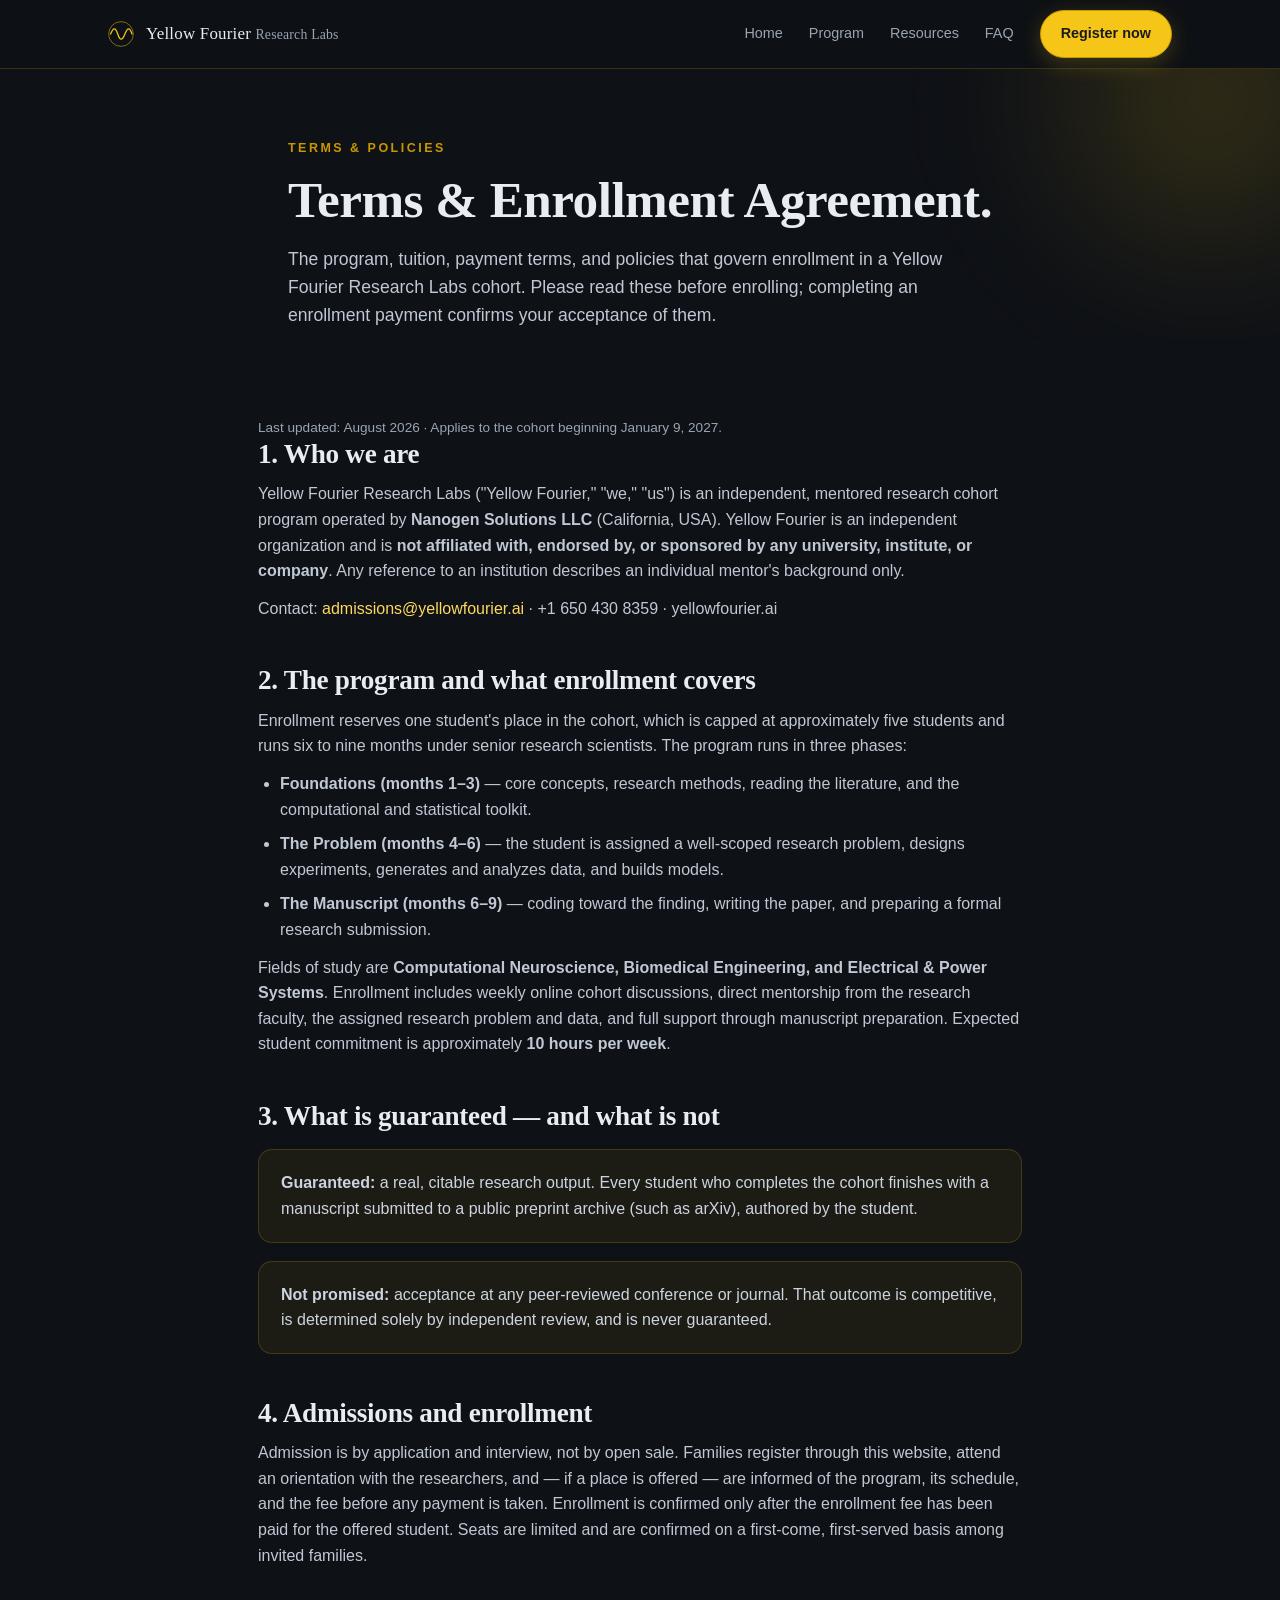
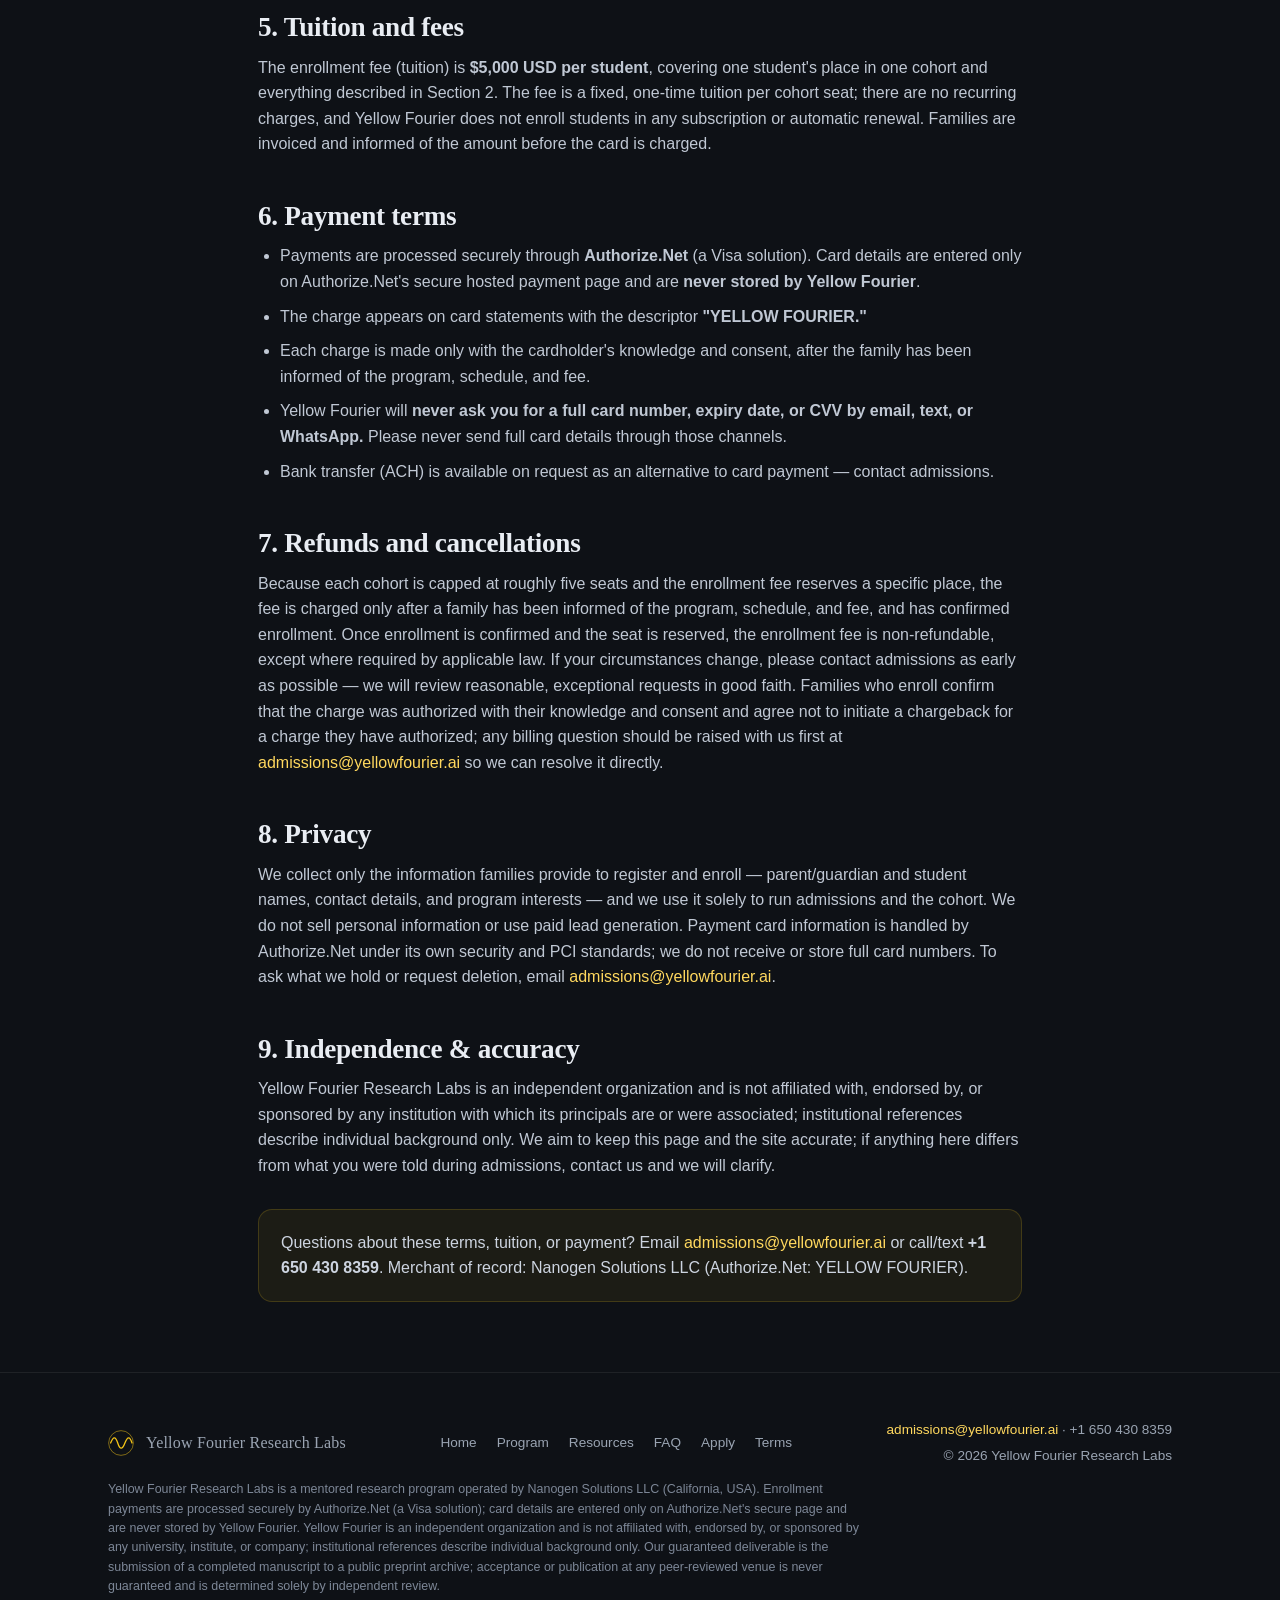
<file: terms.html>
<!DOCTYPE html>
<html lang="en">
<head>
<meta charset="UTF-8">
<meta name="viewport" content="width=device-width, initial-scale=1.0">
<title>Terms & Enrollment Agreement — Yellow Fourier Research Labs</title>
<meta name="description" content="Program terms, tuition, payment terms, refund and cancellation policy, and privacy for the Yellow Fourier Research Labs mentored research cohort.">
<link rel="stylesheet" href="assets/styles.css">
</head>
<body>

<nav>
  <div class="wrap nav-in">
    <a class="brand" href="index.html">
      <svg class="dot" viewBox="0 0 40 40" fill="none"><circle cx="20" cy="20" r="19" stroke="#f5c518" stroke-width="1.5" opacity=".5"/><path d="M4 20 Q10 4 15 20 T26 20 T37 20" stroke="#f5c518" stroke-width="2" fill="none" stroke-linecap="round"/></svg>
      <span>Yellow&nbsp;Fourier <span style="color:var(--muted);font-size:.86rem">Research Labs</span></span>
    </a>
    <div class="nav-links">
      <a href="index.html">Home</a>
      <a href="program.html">Program</a>
      <a href="resources.html">Resources</a>
      <a href="faq.html">FAQ</a>
      <a href="apply.html" class="btn">Register now</a>
    </div>
  </div>
</nav>

<div class="page-hero">
  <div class="glow a"></div>
  <div class="wrap inner">
    <div class="eyebrow">Terms &amp; policies</div>
    <h1 class="serif">Terms &amp; Enrollment Agreement.</h1>
    <p>The program, tuition, payment terms, and policies that govern enrollment in a Yellow Fourier Research Labs cohort. Please read these before enrolling; completing an enrollment payment confirms your acceptance of them.</p>
  </div>
</div>

<section>
  <div class="wrap doc">

    <p class="updated">Last updated: August 2026 · Applies to the cohort beginning January 9, 2027.</p>

    <h2 class="serif">1. Who we are</h2>
    <p>Yellow Fourier Research Labs ("Yellow Fourier," "we," "us") is an independent, mentored research cohort program operated by <strong>Nanogen Solutions LLC</strong> (California, USA). Yellow Fourier is an independent organization and is <strong>not affiliated with, endorsed by, or sponsored by any university, institute, or company</strong>. Any reference to an institution describes an individual mentor's background only.</p>
    <p>Contact: <a href="mailto:admissions@yellowfourier.ai">admissions@yellowfourier.ai</a> · +1 650 430 8359 · yellowfourier.ai</p>

    <h2 class="serif">2. The program and what enrollment covers</h2>
    <p>Enrollment reserves one student's place in the cohort, which is capped at approximately five students and runs six to nine months under senior research scientists. The program runs in three phases:</p>
    <ul>
      <li><strong>Foundations (months 1–3)</strong> — core concepts, research methods, reading the literature, and the computational and statistical toolkit.</li>
      <li><strong>The Problem (months 4–6)</strong> — the student is assigned a well-scoped research problem, designs experiments, generates and analyzes data, and builds models.</li>
      <li><strong>The Manuscript (months 6–9)</strong> — coding toward the finding, writing the paper, and preparing a formal research submission.</li>
    </ul>
    <p>Fields of study are <strong>Computational Neuroscience, Biomedical Engineering, and Electrical &amp; Power Systems</strong>. Enrollment includes weekly online cohort discussions, direct mentorship from the research faculty, the assigned research problem and data, and full support through manuscript preparation. Expected student commitment is approximately <strong>10 hours per week</strong>.</p>

    <h2 class="serif">3. What is guaranteed — and what is not</h2>
    <div class="callout">
      <p><strong>Guaranteed:</strong> a real, citable research output. Every student who completes the cohort finishes with a manuscript submitted to a public preprint archive (such as arXiv), authored by the student.</p>
    </div>
    <div class="callout">
      <p><strong>Not promised:</strong> acceptance at any peer-reviewed conference or journal. That outcome is competitive, is determined solely by independent review, and is never guaranteed.</p>
    </div>

    <h2 class="serif">4. Admissions and enrollment</h2>
    <p>Admission is by application and interview, not by open sale. Families register through this website, attend an orientation with the researchers, and — if a place is offered — are informed of the program, its schedule, and the fee before any payment is taken. Enrollment is confirmed only after the enrollment fee has been paid for the offered student. Seats are limited and are confirmed on a first-come, first-served basis among invited families.</p>

    <h2 class="serif">5. Tuition and fees</h2>
    <p>The enrollment fee (tuition) is <strong>$5,000 USD per student</strong>, covering one student's place in one cohort and everything described in Section 2. The fee is a fixed, one-time tuition per cohort seat; there are no recurring charges, and Yellow Fourier does not enroll students in any subscription or automatic renewal. Families are invoiced and informed of the amount before the card is charged.</p>

    <h2 class="serif">6. Payment terms</h2>
    <ul>
      <li>Payments are processed securely through <strong>Authorize.Net</strong> (a Visa solution). Card details are entered only on Authorize.Net's secure hosted payment page and are <strong>never stored by Yellow Fourier</strong>.</li>
      <li>The charge appears on card statements with the descriptor <strong>"YELLOW FOURIER."</strong></li>
      <li>Each charge is made only with the cardholder's knowledge and consent, after the family has been informed of the program, schedule, and fee.</li>
      <li>Yellow Fourier will <strong>never ask you for a full card number, expiry date, or CVV by email, text, or WhatsApp.</strong> Please never send full card details through those channels.</li>
      <li>Bank transfer (ACH) is available on request as an alternative to card payment — contact admissions.</li>
    </ul>

    <h2 class="serif">7. Refunds and cancellations</h2>
    <p>Because each cohort is capped at roughly five seats and the enrollment fee reserves a specific place, the fee is charged only after a family has been informed of the program, schedule, and fee, and has confirmed enrollment. Once enrollment is confirmed and the seat is reserved, the enrollment fee is non-refundable, except where required by applicable law. If your circumstances change, please contact admissions as early as possible — we will review reasonable, exceptional requests in good faith. Families who enroll confirm that the charge was authorized with their knowledge and consent and agree not to initiate a chargeback for a charge they have authorized; any billing question should be raised with us first at <a href="mailto:admissions@yellowfourier.ai">admissions@yellowfourier.ai</a> so we can resolve it directly.</p>

    <h2 class="serif">8. Privacy</h2>
    <p>We collect only the information families provide to register and enroll — parent/guardian and student names, contact details, and program interests — and we use it solely to run admissions and the cohort. We do not sell personal information or use paid lead generation. Payment card information is handled by Authorize.Net under its own security and PCI standards; we do not receive or store full card numbers. To ask what we hold or request deletion, email <a href="mailto:admissions@yellowfourier.ai">admissions@yellowfourier.ai</a>.</p>

    <h2 class="serif">9. Independence &amp; accuracy</h2>
    <p>Yellow Fourier Research Labs is an independent organization and is not affiliated with, endorsed by, or sponsored by any institution with which its principals are or were associated; institutional references describe individual background only. We aim to keep this page and the site accurate; if anything here differs from what you were told during admissions, contact us and we will clarify.</p>

    <div class="callout" style="margin-top:30px">
      <p>Questions about these terms, tuition, or payment? Email <a href="mailto:admissions@yellowfourier.ai">admissions@yellowfourier.ai</a> or call/text <strong>+1 650 430 8359</strong>. Merchant of record: Nanogen Solutions LLC (Authorize.Net: YELLOW FOURIER).</p>
    </div>

  </div>
</section>

<footer>
  <div class="wrap">
    <div class="foot-in">
      <a class="brand" href="index.html" style="font-size:1rem">
        <svg class="dot" viewBox="0 0 40 40" fill="none"><circle cx="20" cy="20" r="19" stroke="#f5c518" stroke-width="1.5" opacity=".5"/><path d="M4 20 Q10 4 15 20 T26 20 T37 20" stroke="#f5c518" stroke-width="2" fill="none" stroke-linecap="round"/></svg>
        <span>Yellow Fourier Research Labs</span>
      </a>
      <div class="foot-links">
        <a href="index.html">Home</a>
        <a href="program.html">Program</a>
        <a href="resources.html">Resources</a>
        <a href="faq.html">FAQ</a>
        <a href="apply.html">Apply</a>
        <a href="terms.html">Terms</a>
      </div>
      <div style="text-align:right">
        <div><a href="mailto:admissions@yellowfourier.ai" style="color:var(--amber-2)">admissions@yellowfourier.ai</a> · +1 650 430 8359</div>
        <div style="margin-top:4px">© 2026 Yellow Fourier Research Labs</div>
      </div>
    </div>
    <p class="foot-legal">Yellow Fourier Research Labs is a mentored research program operated by Nanogen Solutions LLC (California, USA). Enrollment payments are processed securely by Authorize.Net (a Visa solution); card details are entered only on Authorize.Net's secure page and are never stored by Yellow Fourier. Yellow Fourier is an independent organization and is not affiliated with, endorsed by, or sponsored by any university, institute, or company; institutional references describe individual background only. Our guaranteed deliverable is the submission of a completed manuscript to a public preprint archive; acceptance or publication at any peer-reviewed venue is never guaranteed and is determined solely by independent review.</p>
  </div>
</footer>

</body>
</html>
</file>
<file: assets/styles.css>
:root{
  --ink:#0e1116;
  --panel:#141922;
  --panel2:#1b2230;
  --amber:#f5c518;
  --amber-2:#ffd85e;
  --amber-deep:#c99700;
  --paper:#f7f4ec;
  --muted:#9aa4b2;
  --line:rgba(245,197,24,.18);
  --serif:"Iowan Old Style","Palatino Linotype",Palatino,"Book Antiqua",Georgia,serif;
  --sans:-apple-system,BlinkMacSystemFont,"Segoe UI",Roboto,Helvetica,Arial,sans-serif;
}
*{box-sizing:border-box;margin:0;padding:0}
html{scroll-behavior:smooth}
body{
  background:var(--ink);
  color:#e9edf3;
  font-family:var(--sans);
  line-height:1.6;
  -webkit-font-smoothing:antialiased;
  overflow-x:hidden;
}
a{color:inherit;text-decoration:none}
.wrap{max-width:1120px;margin:0 auto;padding:0 28px}
.serif{font-family:var(--serif)}
.amber{color:var(--amber)}

/* NAV */
nav{
  position:sticky;top:0;z-index:50;
  backdrop-filter:blur(10px);
  background:rgba(14,17,22,.72);
  border-bottom:1px solid var(--line);
}
.nav-in{display:flex;align-items:center;justify-content:space-between;height:68px}
.brand{display:flex;align-items:center;gap:12px;font-family:var(--serif);font-size:1.06rem;letter-spacing:.2px}
.brand .dot{width:26px;height:26px;flex:0 0 26px}
.nav-links{display:flex;gap:26px;align-items:center;font-size:.9rem;color:var(--muted)}
.nav-links a{transition:color .15s}
.nav-links a:hover{color:var(--amber)}
.nav-links a.on:not(.btn){color:var(--amber)}
.btn{
  display:inline-block;background:var(--amber);color:#1a1a1a;
  font-weight:650;font-size:.9rem;padding:11px 20px;border-radius:999px;
  border:1px solid var(--amber-deep);transition:transform .15s ease, box-shadow .2s ease;
  box-shadow:0 6px 22px rgba(245,197,24,.22);cursor:pointer;
}
.btn:hover{transform:translateY(-2px);box-shadow:0 10px 30px rgba(245,197,24,.34)}
.btn.ghost{background:transparent;color:var(--amber);box-shadow:none;border-color:var(--line)}
.btn.ghost:hover{background:rgba(245,197,24,.08)}
@media(max-width:760px){.nav-links a:not(.btn){display:none}}

/* HERO */
header{position:relative;padding:92px 0 84px;overflow:hidden}
.hero-wave{position:absolute;inset:0;width:100%;height:100%;z-index:0;opacity:.5}
.glow{position:absolute;z-index:0;filter:blur(70px);border-radius:50%}
.glow.a{width:520px;height:520px;background:radial-gradient(circle,rgba(245,197,24,.22),transparent 70%);top:-160px;right:-120px}
.glow.b{width:420px;height:420px;background:radial-gradient(circle,rgba(120,90,255,.12),transparent 70%);bottom:-160px;left:-120px}
.hero-in{position:relative;z-index:2;display:grid;grid-template-columns:minmax(0,1fr) 340px;column-gap:48px;row-gap:0;align-items:center}
.hero-main{min-width:0}
.hero-side{display:flex;flex-direction:column;gap:16px;align-self:center}
.hero-side .hero-cta{margin-top:0;flex-direction:column;gap:12px;margin-bottom:6px}
.hero-side .hero-cta .btn{text-align:center}
@media(max-width:900px){
  .hero-in{grid-template-columns:1fr}
  .hero-side{margin-top:38px}
}
.badge{
  display:inline-flex;align-items:center;gap:9px;font-size:.8rem;letter-spacing:.4px;
  text-transform:uppercase;color:var(--amber-2);background:rgba(245,197,24,.09);
  border:1px solid var(--line);padding:7px 15px;border-radius:999px;margin-bottom:26px;
}
.pulse{width:8px;height:8px;border-radius:50%;background:var(--amber);box-shadow:0 0 0 0 rgba(245,197,24,.6);animation:pulse 2s infinite}
@keyframes pulse{0%{box-shadow:0 0 0 0 rgba(245,197,24,.55)}70%{box-shadow:0 0 0 10px rgba(245,197,24,0)}100%{box-shadow:0 0 0 0 rgba(245,197,24,0)}}
h1{font-family:var(--serif);font-weight:600;font-size:clamp(2.5rem,6vw,4.2rem);line-height:1.05;letter-spacing:-.5px}
h1 em{font-style:italic;color:var(--amber)}
.credline{font-size:clamp(1rem,2vw,1.18rem);font-weight:700;letter-spacing:.6px;color:var(--amber);margin-top:20px}
.lede{font-size:clamp(1.05rem,2.2vw,1.3rem);color:#c6cdda;margin-top:16px;max-width:660px}
.hero-cta{display:flex;gap:14px;flex-wrap:wrap;margin-top:38px}
.cred{grid-column:1/-1;display:flex;flex-wrap:wrap;gap:28px;margin-top:52px;padding-top:30px;border-top:1px solid rgba(255,255,255,.07)}
.cred div{min-width:120px}
.cred b{font-family:var(--serif);font-size:1.7rem;color:var(--amber);display:block;line-height:1}
.cred span{font-size:.82rem;color:var(--muted)}
.date-item{display:flex;gap:13px;align-items:center;background:rgba(245,197,24,.06);border:1px solid var(--line);border-radius:14px;padding:14px 20px}
.date-item svg{width:24px;height:24px;flex:0 0 24px}
.date-item b{display:block;font-size:.72rem;letter-spacing:1.2px;text-transform:uppercase;color:var(--amber)}
.date-item span{font-size:.98rem;color:#e9edf3;font-weight:600}

/* PAGE HEADER (non-home pages) */
.page-hero{position:relative;overflow:hidden;padding:70px 0 10px}
.page-hero .glow.a{width:420px;height:420px;top:-180px;right:-140px}
.page-hero .inner{position:relative;z-index:2;max-width:760px}
.page-hero .eyebrow{margin-bottom:14px}
.page-hero h1{font-size:clamp(2.1rem,5vw,3.2rem)}
.page-hero p{color:#c0c8d4;font-size:1.1rem;margin-top:18px;max-width:680px}

/* SECTIONS */
section{padding:70px 0;position:relative}
.eyebrow{font-size:.78rem;letter-spacing:2.5px;text-transform:uppercase;color:var(--amber-deep);font-weight:700;margin-bottom:16px}
h2{font-family:var(--serif);font-weight:600;font-size:clamp(1.9rem,4vw,2.7rem);line-height:1.12;letter-spacing:-.3px}
.section-lede{color:#c0c8d4;font-size:1.08rem;max-width:680px;margin-top:18px}
.divider{height:1px;background:linear-gradient(90deg,transparent,var(--line),transparent)}

/* JOURNEY */
.phases{display:grid;grid-template-columns:repeat(3,1fr);gap:22px;margin-top:48px}
.phase{
  background:linear-gradient(180deg,var(--panel),var(--panel2));
  border:1px solid rgba(255,255,255,.06);border-radius:18px;padding:30px 26px;position:relative;overflow:hidden;
}
.phase::before{content:"";position:absolute;top:0;left:0;right:0;height:3px;background:linear-gradient(90deg,var(--amber),transparent)}
.phase .no{font-family:var(--serif);font-size:2.4rem;color:rgba(245,197,24,.28);line-height:1}
.phase .mo{font-size:.78rem;letter-spacing:1.5px;text-transform:uppercase;color:var(--amber);margin:14px 0 8px}
.phase h3{font-family:var(--serif);font-weight:600;font-size:1.3rem;margin-bottom:10px}
.phase p{color:#aeb7c4;font-size:.95rem}
@media(max-width:820px){.phases{grid-template-columns:1fr}}
.format{display:grid;grid-template-columns:1fr 1fr;gap:22px;margin-top:22px}
.fmt{display:flex;gap:14px;align-items:flex-start;background:rgba(245,197,24,.05);border:1px solid var(--line);border-radius:14px;padding:20px 22px}
.fmt svg{width:26px;height:26px;flex:0 0 26px;margin-top:2px}
.fmt b{font-family:var(--serif);font-size:1.05rem;display:block;margin-bottom:3px}
.fmt span{color:#aeb7c4;font-size:.9rem}
@media(max-width:820px){.format{grid-template-columns:1fr}}

/* DOMAINS */
.domains{display:grid;grid-template-columns:repeat(3,1fr);gap:22px;margin-top:44px}
.dom{border:1px solid rgba(255,255,255,.08);border-radius:16px;padding:28px 24px;background:rgba(255,255,255,.02);transition:border-color .2s,transform .2s}
.dom:hover{border-color:var(--line);transform:translateY(-3px)}
.dom .ic{width:40px;height:40px;margin-bottom:16px}
.dom h3{font-family:var(--serif);font-size:1.18rem;margin-bottom:8px;font-weight:600}
.dom p{color:#aeb7c4;font-size:.92rem}
@media(max-width:820px){.domains{grid-template-columns:1fr}}

/* GUARANTEE */
.promise{background:linear-gradient(135deg,#171d27,#10141b);border:1px solid var(--line);border-radius:22px;padding:46px 42px;margin-top:20px;position:relative;overflow:hidden}
.promise .grid{display:grid;grid-template-columns:1fr 1fr;gap:34px}
.promise h3{font-family:var(--serif);font-size:1.35rem;margin-bottom:12px}
.promise .good h3{color:var(--amber)}
.promise p{color:#b3bcc9;font-size:.98rem}
.promise .tag{display:inline-block;font-size:.72rem;letter-spacing:1.4px;text-transform:uppercase;padding:5px 12px;border-radius:999px;margin-bottom:14px;font-weight:700}
.tag.g{background:rgba(245,197,24,.14);color:var(--amber-2);border:1px solid var(--line)}
.tag.n{background:rgba(255,255,255,.05);color:var(--muted);border:1px solid rgba(255,255,255,.09)}
@media(max-width:720px){.promise .grid{grid-template-columns:1fr}.promise{padding:34px 26px}}

/* CTA STRIP */
.cta-strip{background:linear-gradient(135deg,rgba(245,197,24,.10),rgba(120,90,255,.06));border:1px solid var(--line);border-radius:22px;padding:44px 40px;margin-top:20px;text-align:center}
.cta-strip h2{max-width:640px;margin:0 auto}
.cta-strip p{color:#c0c8d4;max-width:560px;margin:16px auto 0}
.cta-strip .row{display:flex;gap:14px;justify-content:center;flex-wrap:wrap;margin-top:28px}
@media(max-width:720px){.cta-strip{padding:34px 24px}}

/* RESOURCES / KNOWLEDGE BASE */
.kb-gate{max-width:480px;margin:44px auto 0;background:linear-gradient(180deg,var(--panel),var(--panel2));border:1px solid var(--line);border-radius:20px;padding:38px 34px;text-align:center}
.kb-gate .lockic{width:46px;height:46px;margin:0 auto 16px;display:block}
.kb-gate h3{font-family:var(--serif);font-size:1.35rem;margin-bottom:8px}
.kb-gate p{color:#aeb7c4;font-size:.92rem;margin-bottom:20px}
.kb-gate .gate-row{display:flex;gap:10px;flex-wrap:wrap;justify-content:center}
.kb-gate input{flex:1 1 200px;min-width:0;background:rgba(9,12,17,.6);border:1px solid rgba(255,255,255,.12);border-radius:11px;padding:12px 14px;color:#eef2f8;font-family:var(--sans);font-size:.95rem;transition:border-color .15s,box-shadow .15s}
.kb-gate input:focus{outline:none;border-color:var(--amber);box-shadow:0 0 0 3px rgba(245,197,24,.15)}
.kb-gate .gate-err{display:none;margin-top:14px;font-size:.85rem;color:#ff9a8a}
.kb-gate .gate-hint{margin-top:16px;font-size:.78rem;color:var(--muted)}
.kb-content{display:none;margin-top:12px}
.kb-content.open{display:block;animation:fadeUp .4s ease}
@keyframes fadeUp{from{opacity:0;transform:translateY(10px)}to{opacity:1;transform:none}}
.kb-bar{display:flex;align-items:center;justify-content:space-between;gap:16px;flex-wrap:wrap;background:rgba(245,197,24,.06);border:1px solid var(--line);border-radius:14px;padding:14px 22px;margin-bottom:30px}
.kb-bar .who{font-size:.9rem;color:#cdd4e0}
.kb-bar .who b{color:var(--amber-2)}
.kb-bar button{background:transparent;border:1px solid var(--line);color:var(--muted);font-size:.82rem;padding:8px 16px;border-radius:999px;cursor:pointer;font-family:var(--sans)}
.kb-bar button:hover{color:var(--amber);border-color:var(--amber)}
.kb-grid{display:grid;grid-template-columns:1fr 1fr;gap:22px}
@media(max-width:820px){.kb-grid{grid-template-columns:1fr}}
.kb-card{background:linear-gradient(180deg,var(--panel),#10151d);border:1px solid rgba(255,255,255,.07);border-radius:18px;padding:28px 26px}
.kb-card .kbhead{display:flex;align-items:center;gap:12px;margin-bottom:6px}
.kb-card .kbhead svg{width:26px;height:26px;flex:0 0 26px}
.kb-card h3{font-family:var(--serif);font-size:1.2rem;font-weight:600}
.kb-card .kbsub{color:var(--muted);font-size:.84rem;margin-bottom:18px}
.kb-list{list-style:none;display:flex;flex-direction:column;gap:2px}
.kb-list li{border-top:1px solid rgba(255,255,255,.06)}
.kb-list li:first-child{border-top:none}
.kb-list a{display:flex;align-items:baseline;justify-content:space-between;gap:12px;padding:12px 2px;color:#d6dce6;font-size:.94rem;transition:color .15s}
.kb-list a:hover{color:var(--amber)}
.kb-list a .meta{flex:0 0 auto;font-size:.72rem;letter-spacing:.6px;text-transform:uppercase;color:var(--muted)}
.kb-badge{display:inline-block;font-size:.64rem;letter-spacing:.8px;text-transform:uppercase;color:var(--amber-2);background:rgba(245,197,24,.12);border:1px solid var(--line);border-radius:6px;padding:2px 7px;margin-left:8px;vertical-align:middle}
.kb-note{margin-top:30px;text-align:center;color:var(--muted);font-size:.9rem}

/* FAQ */
.faq-list{max-width:820px;margin:44px auto 0;display:flex;flex-direction:column;gap:14px}
.faq-item{background:linear-gradient(180deg,var(--panel),var(--panel2));border:1px solid rgba(255,255,255,.08);border-radius:14px;overflow:hidden}
.faq-item summary{list-style:none;cursor:pointer;padding:20px 24px;font-family:var(--serif);font-size:1.08rem;color:#eef2f8;display:flex;align-items:center;justify-content:space-between;gap:16px}
.faq-item summary::-webkit-details-marker{display:none}
.faq-item summary .chev{flex:0 0 auto;width:18px;height:18px;transition:transform .2s ease}
.faq-item[open] summary .chev{transform:rotate(180deg)}
.faq-item summary:hover{color:var(--amber)}
.faq-body{padding:0 24px 22px;color:#b3bcc9;font-size:.96rem}
.faq-body a{color:var(--amber-2);cursor:pointer}

/* REGISTER FORM */
.reg-head{text-align:center;max-width:720px;margin:0 auto}
.reg-head .section-lede{margin:18px auto 0}
.reg-deadline{display:inline-flex;align-items:center;gap:9px;margin-top:22px;font-size:.86rem;font-weight:650;color:var(--amber-2);background:rgba(245,197,24,.09);border:1px solid var(--line);border-radius:999px;padding:9px 18px}
form.reg{max-width:820px;margin:42px auto 0;background:linear-gradient(180deg,var(--panel),var(--panel2));border:1px solid rgba(255,255,255,.08);border-radius:22px;padding:40px 38px}
.fieldset-title{font-family:var(--serif);font-size:1.15rem;color:var(--amber);margin:0 0 4px}
.fieldset-title.mt{margin-top:34px}
.fieldset-sub{color:var(--muted);font-size:.85rem;margin-bottom:20px}
.grid2{display:grid;grid-template-columns:1fr 1fr;gap:18px}
@media(max-width:640px){.grid2{grid-template-columns:1fr}form.reg{padding:30px 22px}}
.field{display:flex;flex-direction:column;gap:7px;margin-bottom:2px}
.field.full{grid-column:1/-1}
.field label{font-size:.82rem;font-weight:600;color:#cdd4e0;letter-spacing:.2px}
.field label .req{color:var(--amber)}
.field input,.field select,.field textarea{
  background:rgba(9,12,17,.6);border:1px solid rgba(255,255,255,.12);border-radius:11px;
  padding:12px 14px;color:#eef2f8;font-family:var(--sans);font-size:.95rem;width:100%;transition:border-color .15s,box-shadow .15s;
}
.field textarea{resize:vertical;min-height:96px}
.field select{appearance:none;cursor:pointer;background-image:url("data:image/svg+xml,%3Csvg xmlns='http://www.w3.org/2000/svg' width='12' height='8' viewBox='0 0 12 8'%3E%3Cpath d='M1 1l5 5 5-5' stroke='%23f5c518' stroke-width='1.6' fill='none' stroke-linecap='round'/%3E%3C/svg%3E");background-repeat:no-repeat;background-position:right 14px center;padding-right:36px}
.field input:focus,.field select:focus,.field textarea:focus{outline:none;border-color:var(--amber);box-shadow:0 0 0 3px rgba(245,197,24,.15)}
.field input::placeholder,.field textarea::placeholder{color:#6b7482}
.reg-actions{margin-top:32px;display:flex;flex-direction:column;align-items:center;gap:14px}
.reg-actions .btn{font-size:1rem;padding:14px 34px}
.reg-fineprint{font-size:.8rem;color:var(--muted);text-align:center;max-width:560px}
.reg-fineprint a{color:var(--amber-2)}
.form-note{display:none;margin-top:18px;text-align:center;font-size:.9rem;color:var(--amber-2);background:rgba(245,197,24,.08);border:1px solid var(--line);border-radius:12px;padding:14px 18px}

/* ENROLL / PAYMENT */
.enroll-head{text-align:center;max-width:720px;margin:0 auto}
.enroll-head .section-lede{margin:18px auto 0}
.pay-card{max-width:560px;margin:42px auto 0;background:linear-gradient(180deg,var(--panel),#10151d);border:1px solid var(--line);border-radius:22px;padding:40px 36px;text-align:center;position:relative;overflow:hidden}
.pay-card::before{content:"";position:absolute;top:0;left:0;right:0;height:3px;background:linear-gradient(90deg,var(--amber),transparent)}
.pay-gate-tag{display:inline-flex;align-items:center;gap:9px;font-size:.78rem;font-weight:650;letter-spacing:.4px;color:var(--amber-2);background:rgba(245,197,24,.09);border:1px solid var(--line);border-radius:999px;padding:8px 16px;margin-bottom:20px}
.pay-card h3{font-family:var(--serif);font-size:1.5rem;margin-bottom:10px}
.pay-card p{color:#b3bcc9;font-size:.96rem;max-width:440px;margin:0 auto}
.pay-amount{font-family:var(--serif);font-size:2.2rem;color:var(--amber);margin:24px 0 4px}
.pay-amount small{font-size:.9rem;color:var(--muted);font-weight:400}
.pay-card .btn{margin-top:22px;font-size:1rem;padding:14px 34px}
.pay-form{margin:0}
.pay-methods{margin-top:14px;font-size:.82rem;color:var(--muted)}
.pay-fine{margin-top:20px;font-size:.8rem;color:var(--muted);max-width:440px;margin-left:auto;margin-right:auto}
.placeholder-flag{display:inline-block;font-size:.66rem;letter-spacing:.8px;text-transform:uppercase;color:#ffb4a2;background:rgba(255,120,90,.12);border:1px solid rgba(255,120,90,.3);border-radius:6px;padding:2px 8px;margin-top:14px}

/* CONTACT */
.contact-card{display:inline-flex;flex-direction:column;gap:6px;margin-top:16px;background:var(--panel);border:1px solid var(--line);border-radius:16px;padding:26px 40px;text-align:left}
.contact-card .who{font-family:var(--serif);font-size:1.15rem}
.contact-card .role{font-size:.78rem;letter-spacing:1.4px;text-transform:uppercase;color:var(--amber);margin-bottom:6px}
.contact-card .num{font-size:1.35rem;font-weight:650;color:#fff;letter-spacing:.5px}
.contact-card .email{font-size:1.05rem;font-weight:600;color:var(--amber-2);word-break:break-all}
.contact-card .note{font-size:.78rem;color:var(--muted)}
.contact-wrap{text-align:center;margin-top:56px;padding-top:44px;border-top:1px solid rgba(255,255,255,.07)}

/* LONG-FORM / LEGAL DOC */
.doc{max-width:820px}
.doc h2{margin-top:44px;font-size:clamp(1.35rem,2.6vw,1.7rem)}
.doc h2:first-of-type{margin-top:0}
.doc h3{font-family:var(--serif);font-size:1.12rem;margin:24px 0 6px;color:var(--amber-2);font-weight:600}
.doc p{color:#c0c8d4;margin-top:12px;font-size:1rem}
.doc ul{color:#c0c8d4;margin:12px 0 12px 22px;display:flex;flex-direction:column;gap:9px;font-size:1rem}
.doc .updated{color:var(--muted);font-size:.85rem;margin-top:8px}
.doc .callout{background:rgba(245,197,24,.06);border:1px solid var(--line);border-radius:14px;padding:20px 22px;margin-top:18px}
.doc .callout p{margin-top:0;color:#cdd4e0}
.doc a{color:var(--amber-2)}
.terms-consent{margin-top:16px;font-size:.82rem;color:var(--muted);max-width:440px;margin-left:auto;margin-right:auto}
.terms-consent a{color:var(--amber-2)}
.secure-line{display:inline-flex;align-items:center;gap:8px;margin-top:16px;font-size:.8rem;color:var(--muted)}
.secure-line svg{width:15px;height:15px;flex:0 0 15px}

/* FOOTER */
footer{border-top:1px solid rgba(255,255,255,.07);padding:46px 0;color:var(--muted);font-size:.85rem}
.foot-legal{max-width:760px;font-size:.78rem;line-height:1.55;color:#7d8797;margin-top:14px}
.foot-in{display:flex;justify-content:space-between;gap:20px;flex-wrap:wrap;align-items:center}
.foot-links{display:flex;gap:20px;flex-wrap:wrap;font-size:.85rem}
.foot-links a{color:var(--muted)}
.foot-links a:hover{color:var(--amber)}
.disclaimer{max-width:620px;font-size:.78rem;line-height:1.55;color:#7d8797;margin-top:20px}
</file>
